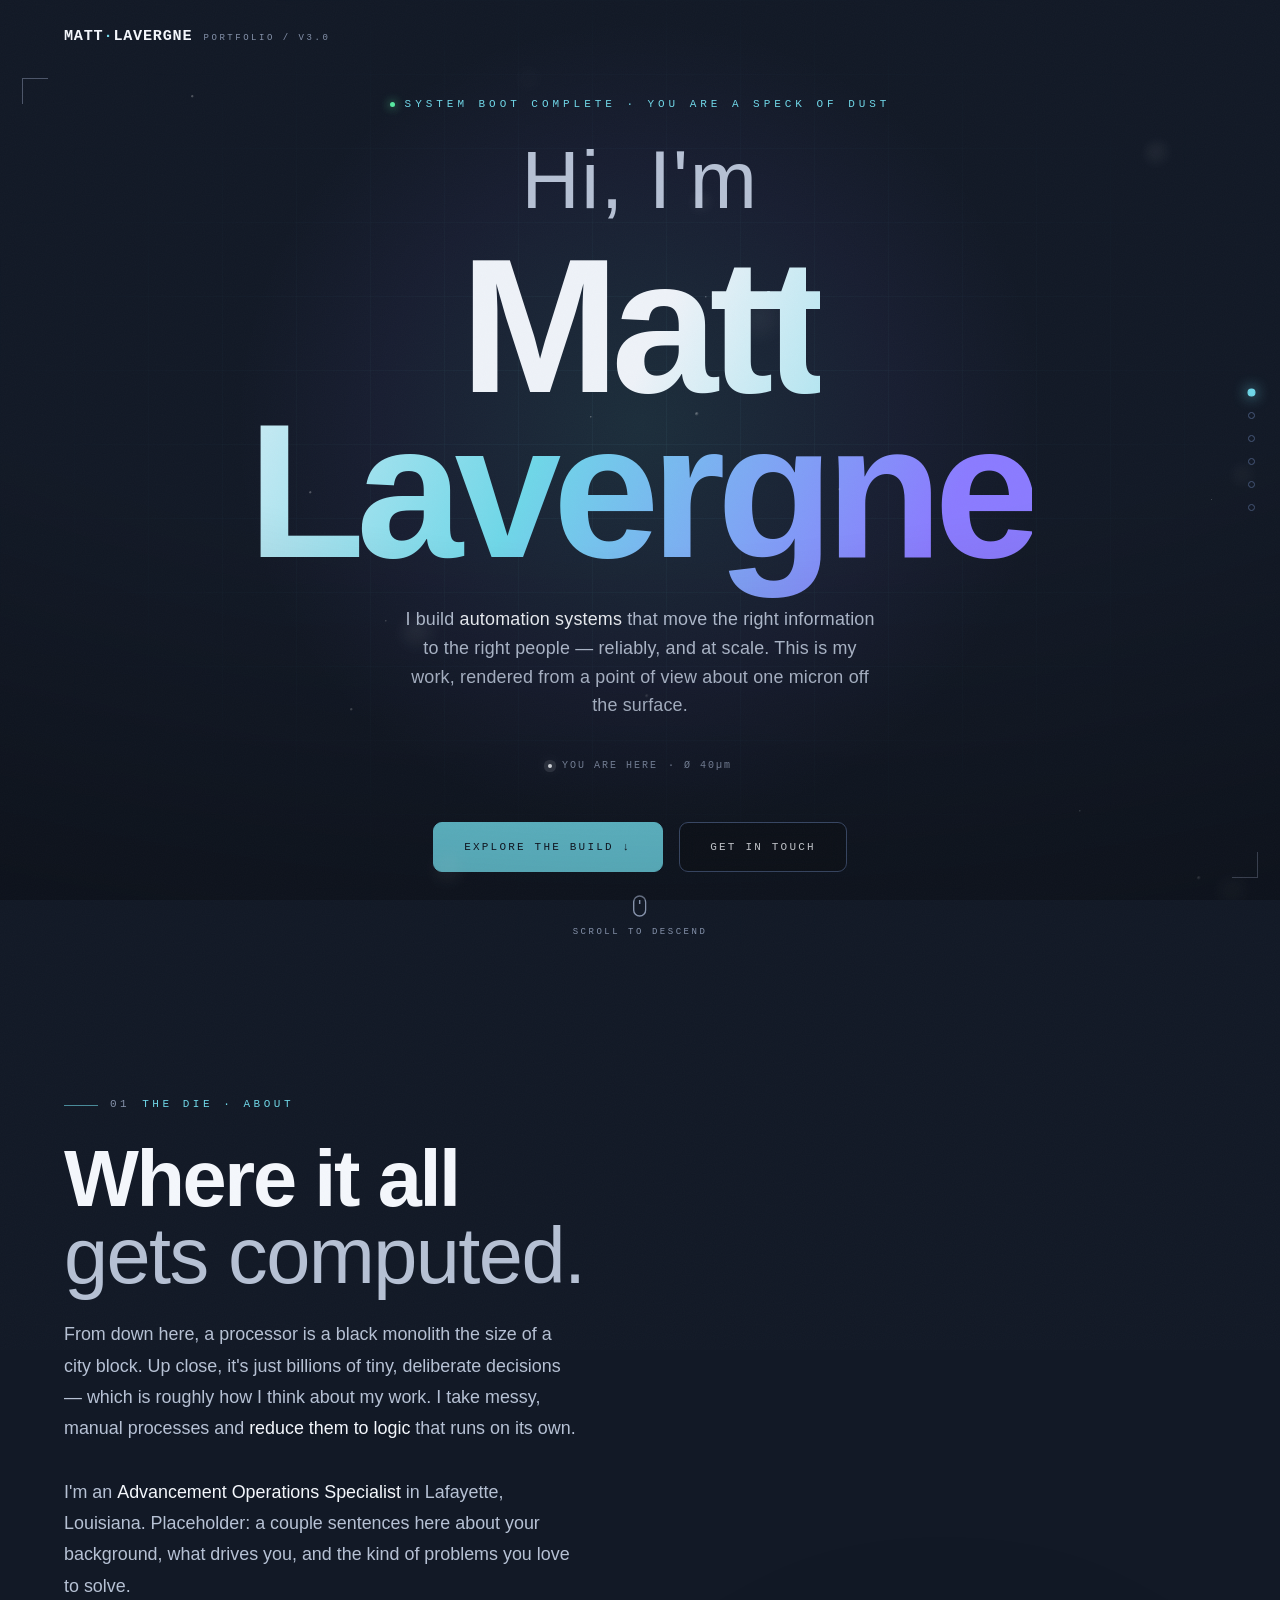
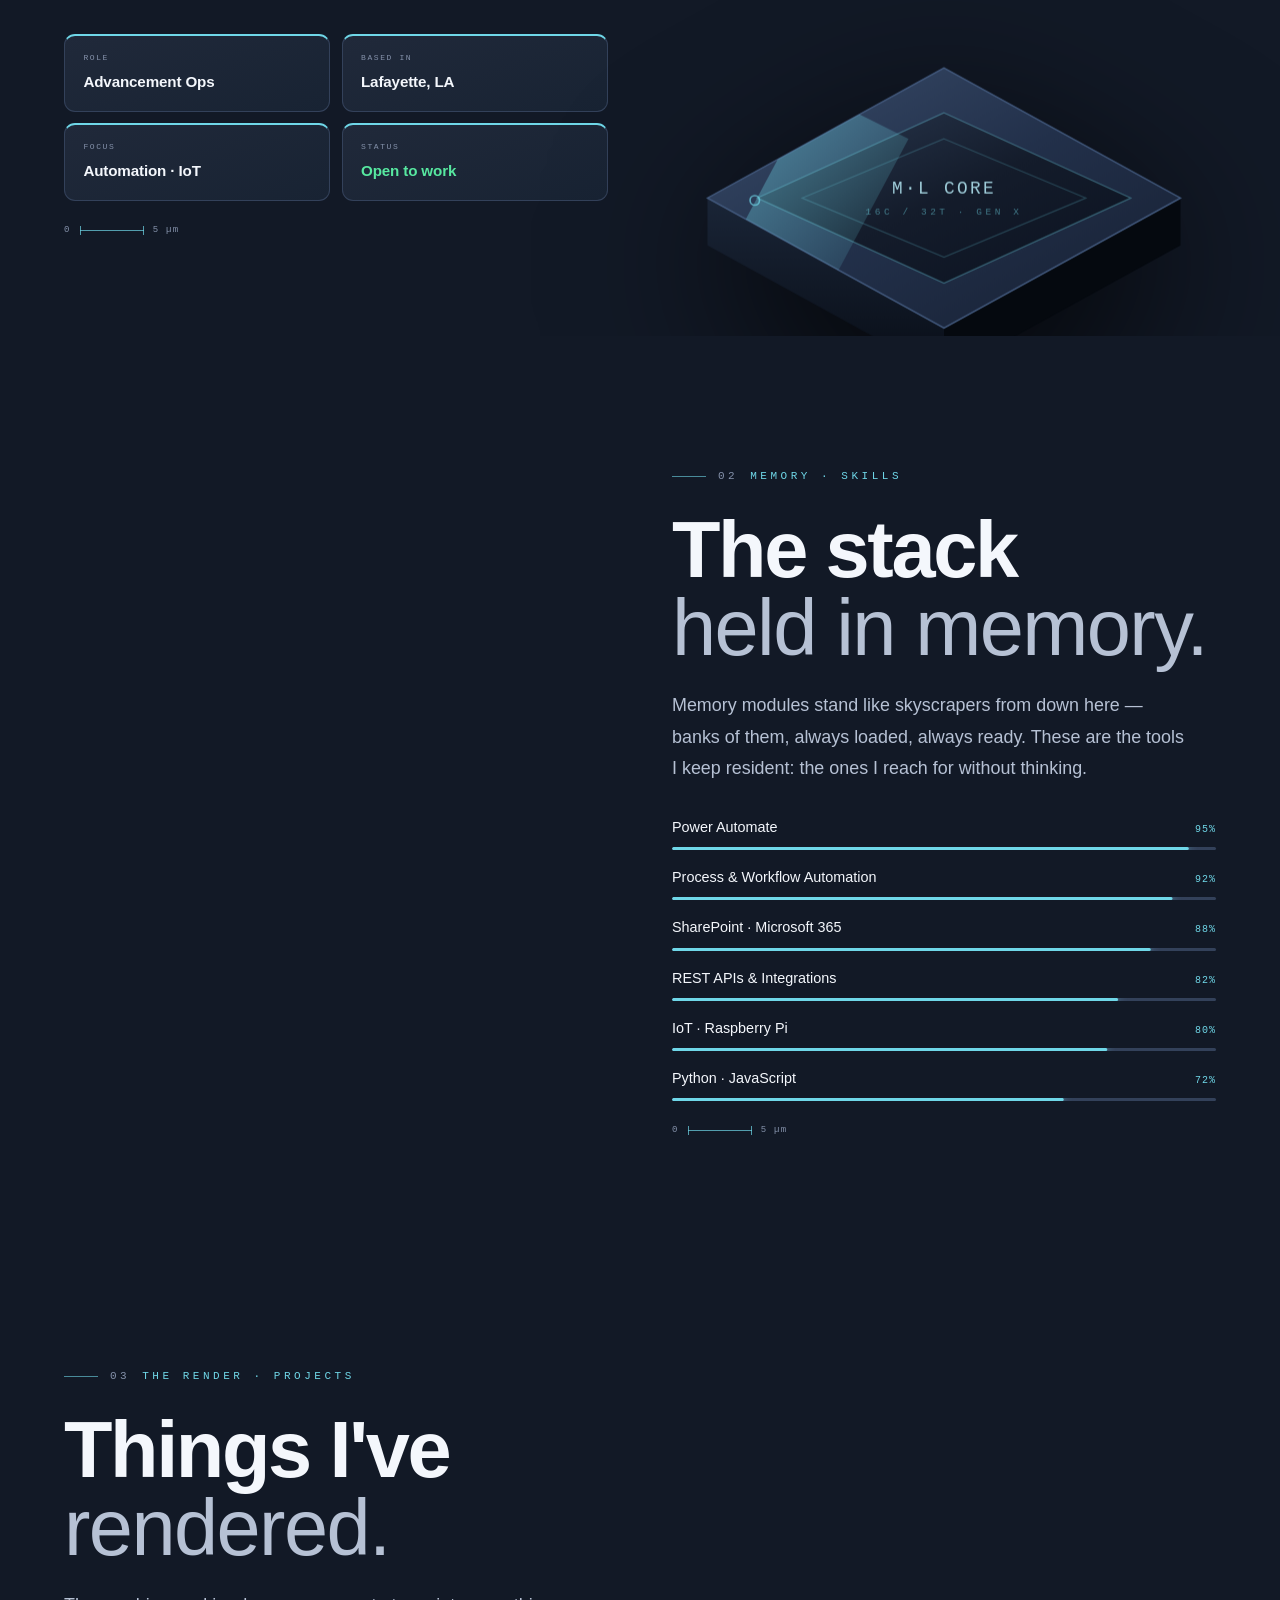
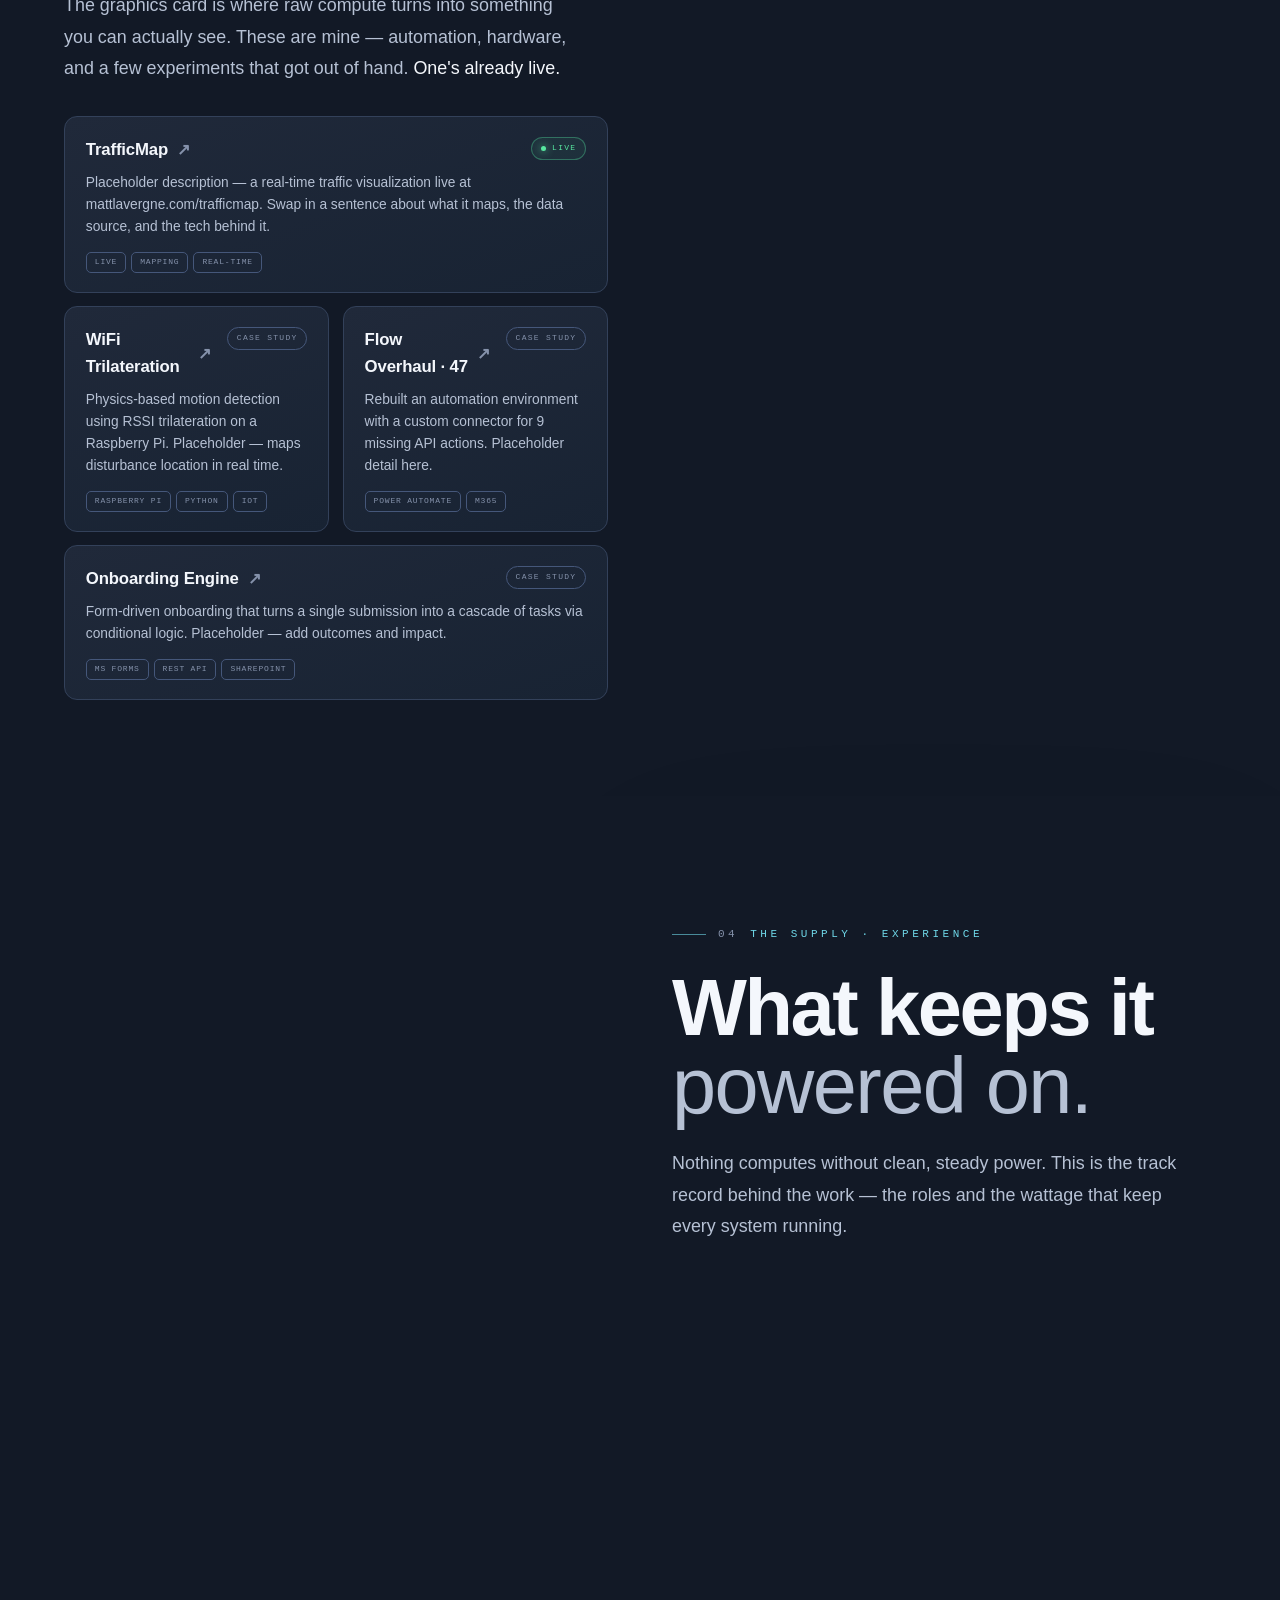
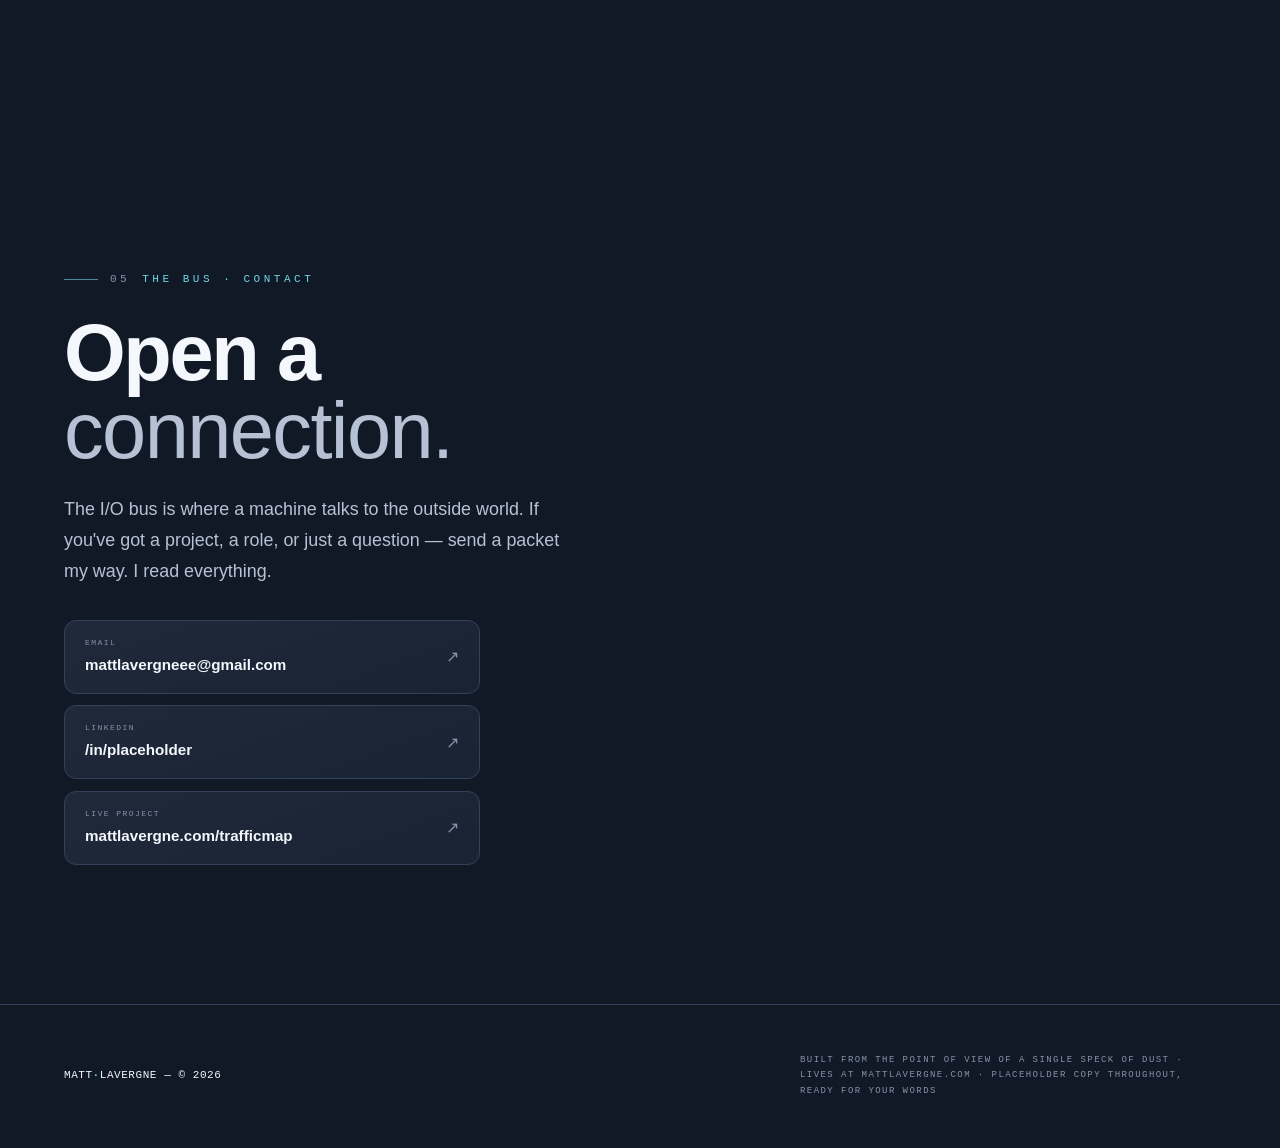
<file: index.html>
<!DOCTYPE html>
<html lang="en">
<head>
<meta charset="UTF-8">
<meta name="viewport" content="width=device-width, initial-scale=1.0">
<title>Matt Lavergne — Advancement Operations & Automation</title>
<meta name="description" content="Matt Lavergne builds automation systems that move the right information to the right people. A portfolio, rendered from the point of view of a single speck of dust.">
<meta name="color-scheme" content="dark">
<style>
/* ══════════════════════════════════════════════════════════════════
   MATT LAVERGNE — "From the point of view of a speck of dust."
   A committed single-theme world: we're inside the machine, macro,
   lit like a scanning-electron-microscope stage. Apple-keynote
   restraint + instrument HUD.
════════════════════════════════════════════════════════════════════ */
*,*::before,*::after{box-sizing:border-box;margin:0;padding:0}

:root{
  /* ground — blue-biased graphite studio (lifted for legibility) */
  --void:#121926;
  --void-2:#182333;
  --graphite:#20293a;
  --steel:#33415a;
  --steel-2:#45577a;
  --chrome:#f4f7fc;
  --mist:#b6c1d4;
  --mist-dim:#8592ab;

  /* per-chapter material accent — set live by JS on :root */
  --accent:#6fd7e8;
  --accent-soft:rgba(111,215,232,.14);

  /* fixed material hues */
  --si:#6fd7e8;   /* silicon / CPU   */
  --dram:#57e8a0; /* phosphor / RAM  */
  --gpu:#8b7bff;  /* violet / GPU    */
  --psu:#e8a24a;  /* tungsten / PSU  */
  --io:#ff6ea9;   /* magenta / I/O   */

  --sans:-apple-system,BlinkMacSystemFont,"SF Pro Display","SF Pro Text","Segoe UI",Roboto,Helvetica,Arial,sans-serif;
  --mono:ui-monospace,"SF Mono","SFMono-Regular","Menlo","Cascadia Mono","Roboto Mono",monospace;

  --ease:cubic-bezier(.22,1,.36,1);
  --gutter:clamp(1.4rem,5vw,5rem);
}

html{scroll-behavior:smooth;-webkit-text-size-adjust:100%}
body{
  background:var(--void);
  color:var(--chrome);
  font-family:var(--sans);
  font-weight:400;
  line-height:1.6;
  overflow-x:hidden;
  -webkit-font-smoothing:antialiased;
  text-rendering:optimizeLegibility;
}
a{color:inherit;text-decoration:none}
::selection{background:var(--accent);color:var(--void)}
:focus-visible{outline:2px solid var(--accent);outline-offset:3px;border-radius:2px}

/* ── ambient grain + vignette over everything ── */
body::before{
  content:"";position:fixed;inset:0;z-index:80;pointer-events:none;
  background:radial-gradient(140% 110% at 50% 0%,transparent 55%,rgba(4,7,13,.32) 100%);
  mix-blend-mode:multiply;
}
body::after{
  content:"";position:fixed;inset:-50%;z-index:81;pointer-events:none;opacity:.025;
  background-image:url("data:image/svg+xml;utf8,<svg xmlns='http://www.w3.org/2000/svg' width='120' height='120'><filter id='n'><feTurbulence type='fractalNoise' baseFrequency='.9' numOctaves='2'/></filter><rect width='100%25' height='100%25' filter='url(%23n)'/></svg>");
  animation:grain 6s steps(4) infinite;
}
@keyframes grain{0%{transform:translate(0,0)}25%{transform:translate(-3%,2%)}50%{transform:translate(2%,-2%)}75%{transform:translate(-2%,-1%)}100%{transform:translate(1%,2%)}}

/* ═══════════ FIXED CHROME (nav / hud / rail / progress) ═══════════ */

#scanline{position:fixed;top:0;left:0;height:2px;width:0;z-index:70;
  background:linear-gradient(90deg,transparent,var(--accent));
  box-shadow:0 0 12px var(--accent);transition:width .25s linear,background .8s var(--ease)}

.mark{position:fixed;top:0;left:0;z-index:60;padding:1.5rem var(--gutter);
  display:flex;align-items:baseline;gap:.7rem;pointer-events:none}
.mark .glyph{font-family:var(--mono);font-weight:700;font-size:.95rem;letter-spacing:.05em;
  color:var(--chrome)}
.mark .glyph b{color:var(--accent);transition:color .8s var(--ease)}
.mark .sub{font-family:var(--mono);font-size:9px;letter-spacing:.28em;text-transform:uppercase;
  color:var(--mist-dim)}

/* instrument HUD — top right */
#hud{position:fixed;top:1.35rem;right:var(--gutter);z-index:60;pointer-events:none;
  font-family:var(--mono);text-align:right;font-variant-numeric:tabular-nums;
  opacity:0;transform:translateY(-6px);transition:opacity .7s,transform .7s}
#hud.live{opacity:1;transform:none}
#hud .subj{font-size:11px;letter-spacing:.14em;color:var(--chrome);text-transform:uppercase;
  display:flex;align-items:center;gap:8px;justify-content:flex-end}
#hud .subj i{width:6px;height:6px;border-radius:50%;background:var(--accent);
  box-shadow:0 0 10px var(--accent);animation:pulse 2.4s ease-in-out infinite;font-style:normal}
#hud .read{margin-top:5px;font-size:9px;letter-spacing:.18em;color:var(--mist-dim);
  text-transform:uppercase;display:flex;gap:12px;justify-content:flex-end}
#hud .read b{color:var(--mist);font-weight:500;text-transform:none}
@keyframes pulse{0%,100%{opacity:1}50%{opacity:.25}}

/* reticle corner marks — frames the "viewport" like an instrument */
.reticle{position:fixed;z-index:59;width:26px;height:26px;pointer-events:none;opacity:.5;
  border:0 solid var(--steel-2)}
.reticle::before,.reticle::after{content:"";position:absolute;background:var(--mist-dim)}
.reticle::before{width:26px;height:1px}.reticle::after{width:1px;height:26px}
.r-tl{top:78px;left:22px}.r-tl::before{top:0;left:0}.r-tl::after{top:0;left:0}
.r-br{bottom:22px;right:22px}.r-br::before{bottom:0;right:0}.r-br::after{bottom:0;right:0}

/* chapter rail — right side dots */
#rail{position:fixed;right:1.5rem;top:50%;transform:translateY(-50%);z-index:60;
  display:flex;flex-direction:column;gap:14px}
#rail button{all:unset;cursor:pointer;position:relative;width:9px;height:9px;display:grid;place-items:center}
#rail button::after{content:"";width:7px;height:7px;border-radius:50%;
  background:transparent;border:1.5px solid var(--steel-2);transition:.35s var(--ease)}
#rail button[aria-current="true"]::after{background:var(--accent);border-color:var(--accent);
  box-shadow:0 0 12px var(--accent);transform:scale(1.15)}
#rail button span{position:absolute;right:20px;top:50%;transform:translateY(-50%) translateX(4px);
  font-family:var(--mono);font-size:9px;letter-spacing:.16em;text-transform:uppercase;
  color:var(--mist);white-space:nowrap;opacity:0;transition:.25s var(--ease);pointer-events:none}
#rail button:hover span,#rail button:focus-visible span{opacity:1;transform:translateY(-50%)}

/* depth-of-field dust — foreground bokeh + mid specks */
#dust{position:fixed;inset:0;z-index:55;pointer-events:none;overflow:hidden}
.mote{position:absolute;border-radius:50%;background:radial-gradient(circle at 35% 35%,rgba(255,255,255,.9),rgba(255,255,255,0) 70%);
  will-change:transform,opacity}

/* ═══════════════════════ CHAPTERS ═══════════════════════ */
main{position:relative;z-index:10}
.chapter{position:relative;min-height:100vh;display:flex;align-items:center;
  padding:8rem var(--gutter) 6rem;overflow:hidden}
.chapter-inner{position:relative;z-index:3;width:100%;max-width:1240px;margin:0 auto;
  display:grid;grid-template-columns:1fr 1fr;gap:clamp(2rem,5vw,5rem);align-items:center}
.chapter.flip .chapter-inner{direction:rtl}
.chapter.flip .copy,.chapter.flip .stagecol{direction:ltr}

/* copy column */
.copy{max-width:34rem}
.eyebrow{font-family:var(--mono);font-size:11px;letter-spacing:.32em;text-transform:uppercase;
  color:var(--accent);display:flex;align-items:center;gap:12px;margin-bottom:1.6rem}
.eyebrow::before{content:"";width:34px;height:1px;background:var(--accent);opacity:.6}
.eyebrow .no{color:var(--mist-dim)}
h2.title{font-size:clamp(2.6rem,6.2vw,5rem);font-weight:800;line-height:.98;letter-spacing:-.03em;
  text-wrap:balance;margin-bottom:1.5rem}
h2.title .thin{display:block;font-weight:200;color:var(--mist);letter-spacing:-.02em}
.lede{font-size:clamp(1rem,1.4vw,1.15rem);color:var(--mist);line-height:1.75;font-weight:300;
  max-width:32rem;margin-bottom:2rem}
.lede strong{color:var(--chrome);font-weight:500}

/* micron scale bar — reinforces true-to-life scale */
.scalebar{display:inline-flex;align-items:center;gap:9px;font-family:var(--mono);
  font-size:9px;letter-spacing:.14em;color:var(--mist-dim);margin-top:.4rem}
.scalebar .bar{width:64px;height:9px;position:relative}
.scalebar .bar::before{content:"";position:absolute;top:50%;left:0;right:0;height:1px;background:var(--accent);opacity:.7}
.scalebar .bar::after{content:"";position:absolute;top:0;bottom:0;left:0;width:1px;
  background:var(--accent);opacity:.7;box-shadow:63px 0 0 var(--accent)}

/* reveal system */
.reveal{opacity:0;transform:translateY(26px);transition:opacity .9s var(--ease),transform .9s var(--ease)}
.reveal.in{opacity:1;transform:none}
.reveal.d1{transition-delay:.08s}.reveal.d2{transition-delay:.16s}
.reveal.d3{transition-delay:.24s}.reveal.d4{transition-delay:.32s}

/* stage column — holds the towering component */
.stagecol{position:relative;height:min(78vh,680px);display:flex;align-items:center;justify-content:center;
  perspective:1400px}
.stage{position:relative;width:100%;height:100%;transform-style:preserve-3d;
  display:flex;align-items:center;justify-content:center}
.comp-svg{width:118%;height:auto;max-height:100%;overflow:visible;
  filter:drop-shadow(0 40px 80px rgba(0,0,0,.7))}
.floor-glow{position:absolute;bottom:6%;left:50%;transform:translateX(-50%);width:80%;height:34%;
  background:radial-gradient(ellipse at center,var(--accent-soft),transparent 70%);
  filter:blur(24px);z-index:-1}

/* fan rotation */
.spin{transform-origin:center;animation:spin 6s linear infinite}
@keyframes spin{to{transform:rotate(360deg)}}
/* light sweep across metallic surfaces */
.sheen{animation:sheen 5.5s var(--ease) infinite}
@keyframes sheen{0%,60%{opacity:0;transform:translateX(-40%)}30%{opacity:1}80%,100%{opacity:0;transform:translateX(40%)}}

/* ═══════════════════════ HERO ═══════════════════════ */
#hero{min-height:100vh;display:flex;flex-direction:column;align-items:center;justify-content:center;
  text-align:center;padding:6rem var(--gutter);position:relative;overflow:hidden}
.hero-grid{position:absolute;inset:0;z-index:0;
  background-image:linear-gradient(rgba(111,215,232,.05) 1px,transparent 1px),
    linear-gradient(90deg,rgba(111,215,232,.05) 1px,transparent 1px);
  background-size:74px 74px;
  mask-image:radial-gradient(ellipse 65% 65% at 50% 45%,#000,transparent 85%);
  -webkit-mask-image:radial-gradient(ellipse 65% 65% at 50% 45%,#000,transparent 85%);
  animation:drift 30s linear infinite}
@keyframes drift{to{background-position:74px 74px}}
.hero-bloom{position:absolute;top:44%;left:50%;transform:translate(-50%,-50%);
  width:820px;height:820px;max-width:120vw;border-radius:50%;z-index:0;pointer-events:none;
  background:radial-gradient(circle,rgba(111,215,232,.11),rgba(139,123,255,.05) 45%,transparent 70%);
  animation:breathe 8s ease-in-out infinite}
@keyframes breathe{0%,100%{opacity:.8;transform:translate(-50%,-50%) scale(1)}50%{opacity:1;transform:translate(-50%,-50%) scale(1.06)}}

.hero-tag{font-family:var(--mono);font-size:11px;letter-spacing:.36em;text-transform:uppercase;
  color:var(--si);position:relative;z-index:2;margin-bottom:2rem;
  display:inline-flex;align-items:center;gap:10px}
.hero-tag i{width:5px;height:5px;border-radius:50%;background:var(--dram);font-style:normal;
  box-shadow:0 0 10px var(--dram);animation:pulse 2.4s ease-in-out infinite}
.hero-name{position:relative;z-index:2;font-size:clamp(3.4rem,15vw,12rem);line-height:.86;
  letter-spacing:-.045em;font-weight:800;text-wrap:balance}
.hero-name .l{display:block;font-weight:200;color:var(--mist);font-size:.42em;letter-spacing:.02em;
  margin-bottom:.35em}
.hero-name .g{background:linear-gradient(115deg,#eef2f8 20%,#6fd7e8 55%,#8b7bff 90%);
  -webkit-background-clip:text;background-clip:text;-webkit-text-fill-color:transparent}
.hero-role{position:relative;z-index:2;margin-top:2rem;font-size:clamp(.95rem,1.4vw,1.15rem);
  color:var(--mist);font-weight:300;letter-spacing:.01em;max-width:30rem}
.hero-role b{color:var(--chrome);font-weight:500}

.scale-note{position:relative;z-index:2;margin-top:2.4rem;font-family:var(--mono);
  font-size:10px;letter-spacing:.2em;text-transform:uppercase;color:var(--mist-dim);
  display:flex;flex-direction:column;align-items:center;gap:12px}
.you-are-here{display:flex;align-items:center;gap:10px}
.you-are-here .spec{width:4px;height:4px;border-radius:50%;background:var(--chrome);
  box-shadow:0 0 0 4px rgba(238,242,248,.12),0 0 14px rgba(238,242,248,.6)}
.hero-cta{position:relative;z-index:2;margin-top:3rem;display:flex;gap:1rem;flex-wrap:wrap;justify-content:center}
.btn{font-family:var(--mono);font-size:11px;letter-spacing:.2em;text-transform:uppercase;
  padding:.95rem 1.9rem;border-radius:9px;border:1px solid var(--steel-2);color:var(--chrome);
  cursor:pointer;background:rgba(14,18,25,.5);backdrop-filter:blur(8px);
  transition:.3s var(--ease);display:inline-flex;align-items:center;gap:10px;min-height:48px}
.btn:hover{border-color:var(--si);color:var(--si);transform:translateY(-2px)}
.btn.primary{border-color:var(--si);color:var(--void);background:var(--si)}
.btn.primary:hover{background:#8fe1ef;border-color:#8fe1ef;color:var(--void)}
.scroll-hint{position:absolute;bottom:1.8rem;left:50%;transform:translateX(-50%);z-index:2;
  font-family:var(--mono);font-size:9px;letter-spacing:.28em;text-transform:uppercase;color:var(--mist-dim);
  display:flex;flex-direction:column;align-items:center;gap:8px;animation:bob 2.4s ease-in-out infinite}
.scroll-hint svg{width:14px;height:22px}
@keyframes bob{0%,100%{transform:translateX(-50%) translateY(0)}50%{transform:translateX(-50%) translateY(6px)}}

/* ═══════════════ CARDS / SKILLS / PROJECTS / EXP ═══════════════ */
.spec-grid{display:grid;grid-template-columns:repeat(2,1fr);gap:.7rem;margin-top:.6rem}
.spec-card{background:linear-gradient(160deg,var(--graphite),var(--void-2));
  border:1px solid var(--steel);border-top:2px solid var(--accent);border-radius:11px;padding:1rem 1.15rem}
.spec-card .k{font-family:var(--mono);font-size:8px;letter-spacing:.2em;text-transform:uppercase;
  color:var(--mist-dim);margin-bottom:.35rem}
.spec-card .v{font-weight:600;font-size:.95rem;letter-spacing:-.01em}
.spec-card .v.on{color:var(--dram)}

/* skills */
.skills{display:flex;flex-direction:column;gap:1rem;margin-top:.4rem}
.skill .row{display:flex;justify-content:space-between;align-items:baseline;margin-bottom:.5rem}
.skill .name{font-size:.9rem;font-weight:500}
.skill .pct{font-family:var(--mono);font-size:10px;color:var(--accent);letter-spacing:.1em}
.track{height:3px;background:var(--steel);border-radius:3px;overflow:hidden}
.fill{height:100%;border-radius:3px;background:var(--accent);
  box-shadow:0 0 10px var(--accent);transform:scaleX(0);transform-origin:left;
  transition:transform 1.1s var(--ease)}
.fill.go{transform:scaleX(var(--w))}

/* projects */
.projects{display:grid;grid-template-columns:1fr 1fr;gap:.85rem;margin-top:.4rem}
.project{position:relative;display:block;border:1px solid var(--steel);border-radius:13px;
  padding:1.2rem 1.3rem;background:linear-gradient(160deg,var(--graphite),var(--void-2));
  transition:.35s var(--ease);overflow:hidden}
.project.wide{grid-column:1 / -1}
.project::after{content:"";position:absolute;inset:0;border-radius:13px;pointer-events:none;
  box-shadow:inset 0 0 0 1px transparent;transition:.35s var(--ease)}
.project:hover{transform:translateY(-3px);border-color:transparent;background:linear-gradient(160deg,#131a26,var(--void-2))}
.project:hover::after{box-shadow:inset 0 0 0 1px var(--gpu),0 0 34px rgba(139,123,255,.18)}
.project .ptop{display:flex;justify-content:space-between;align-items:flex-start;gap:1rem;margin-bottom:.55rem}
.project .pname{font-size:1.05rem;font-weight:700;letter-spacing:-.01em;display:flex;align-items:center;gap:9px}
.project .arrow{color:var(--mist-dim);transition:.3s var(--ease);flex-shrink:0;font-size:1rem}
.project:hover .arrow{color:var(--gpu);transform:translate(3px,-3px)}
.status{font-family:var(--mono);font-size:8px;letter-spacing:.16em;text-transform:uppercase;
  padding:.28rem .55rem;border-radius:20px;white-space:nowrap;display:inline-flex;align-items:center;gap:6px}
.status.live{color:var(--dram);border:1px solid rgba(87,232,160,.35);background:rgba(87,232,160,.06)}
.status.live i{width:5px;height:5px;border-radius:50%;background:var(--dram);box-shadow:0 0 8px var(--dram);
  animation:pulse 2s ease-in-out infinite;font-style:normal}
.status.soon{color:var(--mist-dim);border:1px solid var(--steel-2)}
.project .pdesc{font-size:.86rem;color:var(--mist);line-height:1.6;font-weight:300}
.tags{display:flex;flex-wrap:wrap;gap:5px;margin-top:.85rem}
.tag{font-family:var(--mono);font-size:8px;letter-spacing:.1em;text-transform:uppercase;
  padding:3px 8px;border-radius:5px;border:1px solid var(--steel-2);color:var(--mist-dim)}

/* experience timeline */
.timeline{display:flex;flex-direction:column;gap:.75rem;margin-top:.4rem}
.job{position:relative;border-left:2px solid var(--steel);padding:.2rem 0 .2rem 1.4rem}
.job::before{content:"";position:absolute;left:-6px;top:.5rem;width:10px;height:10px;border-radius:50%;
  background:var(--void);border:2px solid var(--accent);box-shadow:0 0 10px var(--accent)}
.job .when{font-family:var(--mono);font-size:9px;letter-spacing:.16em;text-transform:uppercase;color:var(--mist-dim)}
.job .what{font-size:1rem;font-weight:600;margin:.15rem 0 .25rem}
.job .where{color:var(--accent);font-weight:500}
.job .desc{font-size:.83rem;color:var(--mist);line-height:1.6;font-weight:300}

/* contact */
.contact-actions{display:flex;flex-direction:column;gap:.7rem;margin-top:.5rem;max-width:26rem}
.link-row{display:flex;align-items:center;justify-content:space-between;gap:1rem;
  border:1px solid var(--steel);border-radius:12px;padding:1rem 1.25rem;
  background:linear-gradient(160deg,var(--graphite),var(--void-2));transition:.3s var(--ease)}
.link-row:hover{border-color:var(--io);transform:translateX(4px)}
.link-row .lk{font-family:var(--mono);font-size:8px;letter-spacing:.18em;text-transform:uppercase;color:var(--mist-dim)}
.link-row .lv{font-weight:600;font-size:.95rem;margin-top:.2rem}
.link-row .arrow{color:var(--mist-dim);transition:.3s var(--ease)}
.link-row:hover .arrow{color:var(--io);transform:translate(3px,-3px)}

/* footer */
footer{position:relative;z-index:10;border-top:1px solid var(--steel);
  padding:3rem var(--gutter);display:flex;flex-wrap:wrap;gap:1.5rem;justify-content:space-between;align-items:center}
footer .fmark{font-family:var(--mono);font-size:11px;letter-spacing:.05em;color:var(--chrome)}
footer .fmark b{color:var(--si)}
footer .fnote{font-family:var(--mono);font-size:9px;letter-spacing:.16em;text-transform:uppercase;color:var(--mist-dim);max-width:26rem;line-height:1.7}

/* ═══════════════════════ RESPONSIVE ═══════════════════════ */
@media(max-width:880px){
  #rail,.reticle{display:none}
  .chapter-inner{grid-template-columns:1fr;gap:2.5rem}
  .chapter.flip .chapter-inner{direction:ltr}
  .stagecol{height:min(52vh,420px);order:-1}
  .comp-svg{width:96%}
  .projects{grid-template-columns:1fr}
  .spec-grid{grid-template-columns:1fr 1fr}
  #hud{position:absolute;top:auto;bottom:1rem;right:var(--gutter)}
  .mark .sub{display:none}
}
@media(max-width:520px){
  .spec-grid{grid-template-columns:1fr}
  .hero-cta{flex-direction:column;width:100%;max-width:20rem}
  .btn{justify-content:center}
  #hud .read{flex-wrap:wrap;gap:8px}
}

@media(prefers-reduced-motion:reduce){
  *{animation:none !important;transition-duration:.001ms !important}
  html{scroll-behavior:auto}
  .reveal{opacity:1;transform:none}
  .fill{transform:scaleX(var(--w))}
}
</style>
</head>
<body>

<!-- fixed chrome -->
<div id="scanline"></div>

<div class="mark">
  <div class="glyph">MATT<b>·</b>LAVERGNE</div>
  <div class="sub">Portfolio / v3.0</div>
</div>

<div id="hud">
  <div class="subj"><i></i><span id="hud-subj">SURFACE</span></div>
  <div class="read">
    <span>MAG&nbsp;<b id="hud-mag">1×</b></span>
    <span>ALT&nbsp;<b id="hud-alt">0.0µm</b></span>
    <span id="hud-x-wrap"><span id="hud-x-k">STATE</span>&nbsp;<b id="hud-x">IDLE</b></span>
  </div>
</div>

<div class="reticle r-tl"></div>
<div class="reticle r-br"></div>

<nav id="rail" aria-label="Chapters"></nav>

<div id="dust" aria-hidden="true"></div>

<main>

  <!-- ══════════ HERO ══════════ -->
  <section id="hero" data-chapter="0" data-subj="SURFACE" data-mag="1×" data-alt="0.0µm"
           data-xk="STATE" data-x="IDLE" data-accent="#6fd7e8">
    <div class="hero-grid"></div>
    <div class="hero-bloom"></div>

    <div class="hero-tag"><i></i>System boot complete · you are a speck of dust</div>
    <h1 class="hero-name">
      <span class="l">Hi, I'm</span>
      <span class="g">Matt Lavergne</span>
    </h1>
    <p class="hero-role">I build <b>automation systems</b> that move the right information to the right people — reliably, and at scale. This is my work, rendered from a point of view about one micron off the surface.</p>

    <div class="scale-note">
      <div class="you-are-here"><span class="spec"></span> You are here <span style="text-transform:none">· Ø 40µm</span></div>
    </div>

    <div class="hero-cta">
      <a class="btn primary" href="#projects">Explore the build ↓</a>
      <a class="btn" href="#contact">Get in touch</a>
    </div>

    <div class="scroll-hint">
      <svg viewBox="0 0 14 22" fill="none" stroke="currentColor" stroke-width="1.4"><rect x="1" y="1" width="12" height="20" rx="6"/><line x1="7" y1="5" x2="7" y2="9"/></svg>
      Scroll to descend
    </div>
  </section>

  <!-- ══════════ CPU · ABOUT ══════════ -->
  <section class="chapter" id="about" data-chapter="1" data-subj="SILICON DIE" data-mag="1200×"
           data-alt="4.2µm" data-xk="TEMP" data-x="48°C" data-accent="#6fd7e8">
    <div class="chapter-inner">
      <div class="copy">
        <div class="eyebrow reveal"><span class="no">01</span> The Die · About</div>
        <h2 class="title reveal d1">Where it all<span class="thin">gets computed.</span></h2>
        <p class="lede reveal d2">From down here, a processor is a black monolith the size of a city block. Up close, it's just billions of tiny, deliberate decisions — which is roughly how I think about my work. I take messy, manual processes and <strong>reduce them to logic</strong> that runs on its own.</p>
        <p class="lede reveal d3">I'm an <strong>Advancement Operations Specialist</strong> in Lafayette, Louisiana. Placeholder: a couple sentences here about your background, what drives you, and the kind of problems you love to solve.</p>
        <div class="spec-grid reveal d4">
          <div class="spec-card"><div class="k">Role</div><div class="v">Advancement Ops</div></div>
          <div class="spec-card"><div class="k">Based in</div><div class="v">Lafayette, LA</div></div>
          <div class="spec-card"><div class="k">Focus</div><div class="v">Automation · IoT</div></div>
          <div class="spec-card"><div class="k">Status</div><div class="v on">Open to work</div></div>
        </div>
        <div class="scalebar reveal d4" style="margin-top:1.4rem"><span>0</span><span class="bar"></span><span>5&nbsp;µm</span></div>
      </div>
      <div class="stagecol reveal d2">
        <div class="stage" data-parallax="0.12">
          <!-- CPU: heat-spreader monolith, low angle, pin grid receding -->
          <svg class="comp-svg" viewBox="0 0 460 460" aria-label="Processor">
            <defs>
              <linearGradient id="ihs" x1="0" y1="0" x2="1" y2="1">
                <stop offset="0" stop-color="#2b3a52"/><stop offset=".5" stop-color="#141c2b"/><stop offset="1" stop-color="#0b1220"/>
              </linearGradient>
              <linearGradient id="ihs-top" x1="0" y1="0" x2="1" y2="1">
                <stop offset="0" stop-color="#3a4d6b"/><stop offset=".5" stop-color="#22304a"/><stop offset="1" stop-color="#161f31"/>
              </linearGradient>
              <linearGradient id="ihs-side" x1="0" y1="0" x2="0" y2="1">
                <stop offset="0" stop-color="#1a2537"/><stop offset="1" stop-color="#080d16"/>
              </linearGradient>
              <linearGradient id="si-glow" x1="0" y1="0" x2="1" y2="1">
                <stop offset="0" stop-color="rgba(111,215,232,.5)"/><stop offset="1" stop-color="rgba(111,215,232,0)"/>
              </linearGradient>
              <clipPath id="topclip"><path d="M230 40 430 150 230 260 30 150Z"/></clipPath>
            </defs>
            <!-- pin grid on floor, perspective -->
            <g opacity=".5">
              <path d="M230 250 452 372 230 452 8 372Z" fill="#0a0f1a" stroke="#16202f"/>
              <g fill="rgba(111,215,232,.28)">
                <!-- scatter pins -->
                <circle cx="230" cy="360" r="2.4"/><circle cx="200" cy="352" r="2.2"/><circle cx="260" cy="352" r="2.2"/>
                <circle cx="170" cy="366" r="2"/><circle cx="290" cy="366" r="2"/><circle cx="215" cy="380" r="2"/>
                <circle cx="245" cy="380" r="2"/><circle cx="185" cy="392" r="1.8"/><circle cx="275" cy="392" r="1.8"/>
                <circle cx="230" cy="400" r="1.8"/><circle cx="140" cy="378" r="1.7"/><circle cx="320" cy="378" r="1.7"/>
              </g>
            </g>
            <!-- side faces -->
            <path d="M30 150 230 260 230 300 30 190Z" fill="url(#ihs-side)"/>
            <path d="M430 150 230 260 230 300 430 190Z" fill="#05090f"/>
            <!-- top face -->
            <path d="M230 40 430 150 230 260 30 150Z" fill="url(#ihs-top)" stroke="#42597d" stroke-width="1.2"/>
            <!-- engraved inner rectangle -->
            <g clip-path="url(#topclip)">
              <path d="M230 78 388 150 230 222 72 150Z" fill="url(#ihs)" stroke="rgba(111,215,232,.35)"/>
              <path d="M230 100 350 150 230 200 110 150Z" fill="none" stroke="rgba(111,215,232,.22)"/>
              <!-- laser-etched labels -->
              <text x="230" y="146" text-anchor="middle" font-family="ui-monospace,monospace" font-size="15" fill="rgba(174,224,236,.9)" letter-spacing="2">M·L CORE</text>
              <text x="230" y="164" text-anchor="middle" font-family="ui-monospace,monospace" font-size="8" fill="rgba(111,215,232,.5)" letter-spacing="3">16C / 32T · GEN X</text>
              <!-- moving sheen -->
              <path class="sheen" d="M120 60 200 100 120 250 40 210Z" fill="url(#si-glow)"/>
            </g>
            <!-- corner notch marker -->
            <circle cx="70" cy="152" r="4" fill="none" stroke="rgba(111,215,232,.7)" stroke-width="1.4"/>
          </svg>
          <div class="floor-glow"></div>
        </div>
      </div>
    </div>
  </section>

  <!-- ══════════ RAM · SKILLS ══════════ -->
  <section class="chapter flip" id="skills" data-chapter="2" data-subj="DRAM MODULE" data-mag="800×"
           data-alt="9.6µm" data-xk="BUS" data-x="6400 MT/s" data-accent="#57e8a0">
    <div class="chapter-inner">
      <div class="copy">
        <div class="eyebrow reveal"><span class="no">02</span> Memory · Skills</div>
        <h2 class="title reveal d1">The stack<span class="thin">held in memory.</span></h2>
        <p class="lede reveal d2">Memory modules stand like skyscrapers from down here — banks of them, always loaded, always ready. These are the tools I keep resident: the ones I reach for without thinking.</p>
        <div class="skills reveal d3">
          <div class="skill"><div class="row"><span class="name">Power Automate</span><span class="pct">95%</span></div><div class="track"><div class="fill" style="--w:.95"></div></div></div>
          <div class="skill"><div class="row"><span class="name">Process &amp; Workflow Automation</span><span class="pct">92%</span></div><div class="track"><div class="fill" style="--w:.92"></div></div></div>
          <div class="skill"><div class="row"><span class="name">SharePoint · Microsoft 365</span><span class="pct">88%</span></div><div class="track"><div class="fill" style="--w:.88"></div></div></div>
          <div class="skill"><div class="row"><span class="name">REST APIs &amp; Integrations</span><span class="pct">82%</span></div><div class="track"><div class="fill" style="--w:.82"></div></div></div>
          <div class="skill"><div class="row"><span class="name">IoT · Raspberry Pi</span><span class="pct">80%</span></div><div class="track"><div class="fill" style="--w:.80"></div></div></div>
          <div class="skill"><div class="row"><span class="name">Python · JavaScript</span><span class="pct">72%</span></div><div class="track"><div class="fill" style="--w:.72"></div></div></div>
        </div>
        <div class="scalebar reveal d4" style="margin-top:1.4rem"><span>0</span><span class="bar"></span><span>5&nbsp;µm</span></div>
      </div>
      <div class="stagecol reveal d2">
        <div class="stage" data-parallax="0.16">
          <svg class="comp-svg" viewBox="0 0 460 460" aria-label="Memory modules">
            <defs>
              <linearGradient id="ram-pcb" x1="0" y1="0" x2="0" y2="1">
                <stop offset="0" stop-color="#123227"/><stop offset="1" stop-color="#071a13"/>
              </linearGradient>
              <linearGradient id="ram-fin" x1="0" y1="0" x2="0" y2="1">
                <stop offset="0" stop-color="#1c3f31"/><stop offset="1" stop-color="#0c211a"/>
              </linearGradient>
              <linearGradient id="ram-glow" x1="0" y1="0" x2="0" y2="1">
                <stop offset="0" stop-color="rgba(87,232,160,.9)"/><stop offset="1" stop-color="rgba(87,232,160,0)"/>
              </linearGradient>
            </defs>
            <!-- three tower modules, receding, low angle -->
            <g>
              <!-- back tower -->
              <g opacity=".55" transform="translate(120,70) scale(.82)">
                <rect x="120" y="40" width="120" height="330" rx="6" fill="url(#ram-pcb)" stroke="#1e4a39"/>
                <rect x="128" y="20" width="104" height="40" rx="4" fill="url(#ram-fin)"/>
                <rect x="132" y="24" width="8" height="330" rx="3" fill="rgba(87,232,160,.35)"/>
              </g>
              <!-- mid tower -->
              <g opacity=".8" transform="translate(60,40) scale(.92)">
                <rect x="120" y="40" width="130" height="360" rx="7" fill="url(#ram-pcb)" stroke="#22553f"/>
                <rect x="128" y="16" width="114" height="46" rx="5" fill="url(#ram-fin)" stroke="#2a6a4f"/>
                <rect x="132" y="22" width="9" height="360" rx="4" fill="url(#ram-glow)"/>
                <g fill="#0a2018" stroke="rgba(87,232,160,.3)" stroke-width="1">
                  <rect x="150" y="90" width="90" height="34" rx="3"/><rect x="150" y="134" width="90" height="34" rx="3"/>
                  <rect x="150" y="178" width="90" height="34" rx="3"/><rect x="150" y="222" width="90" height="34" rx="3"/>
                </g>
              </g>
              <!-- front tower (hero) -->
              <g transform="translate(0,0)">
                <rect x="150" y="60" width="150" height="380" rx="8" fill="url(#ram-pcb)" stroke="#2f6f52" stroke-width="1.5"/>
                <!-- heatsink fins -->
                <g fill="url(#ram-fin)" stroke="#2f6f52" stroke-width="1">
                  <rect x="156" y="30" width="138" height="52" rx="6"/>
                </g>
                <g stroke="rgba(87,232,160,.25)" stroke-width="2">
                  <line x1="166" y1="34" x2="166" y2="78"/><line x1="184" y1="34" x2="184" y2="78"/>
                  <line x1="202" y1="34" x2="202" y2="78"/><line x1="220" y1="34" x2="220" y2="78"/>
                  <line x1="238" y1="34" x2="238" y2="78"/><line x1="256" y1="34" x2="256" y2="78"/>
                  <line x1="274" y1="34" x2="274" y2="78"/>
                </g>
                <!-- RGB light strip -->
                <rect x="158" y="60" width="10" height="380" rx="5" fill="url(#ram-glow)"/>
                <!-- DRAM chips -->
                <g fill="#08251b" stroke="rgba(87,232,160,.4)" stroke-width="1.1">
                  <rect x="184" y="100" width="104" height="40" rx="4"/><rect x="184" y="150" width="104" height="40" rx="4"/>
                  <rect x="184" y="200" width="104" height="40" rx="4"/><rect x="184" y="250" width="104" height="40" rx="4"/>
                  <rect x="184" y="300" width="104" height="40" rx="4"/>
                </g>
                <!-- gold contact teeth -->
                <g fill="rgba(232,200,120,.75)">
                  <rect x="160" y="430" width="8" height="14"/><rect x="176" y="430" width="8" height="14"/>
                  <rect x="192" y="430" width="8" height="14"/><rect x="208" y="430" width="8" height="14"/>
                  <rect x="224" y="430" width="8" height="14"/><rect x="240" y="430" width="8" height="14"/>
                  <rect x="256" y="430" width="8" height="14"/><rect x="272" y="430" width="8" height="14"/>
                </g>
                <text x="225" y="420" text-anchor="middle" font-family="ui-monospace,monospace" font-size="9" fill="rgba(87,232,160,.6)" letter-spacing="2">64GB · DDR5</text>
              </g>
            </g>
          </svg>
          <div class="floor-glow"></div>
        </div>
      </div>
    </div>
  </section>

  <!-- ══════════ GPU · PROJECTS ══════════ -->
  <section class="chapter" id="projects" data-chapter="3" data-subj="GPU / COOLER" data-mag="400×"
           data-alt="22µm" data-xk="FAN" data-x="1850 RPM" data-accent="#8b7bff">
    <div class="chapter-inner">
      <div class="copy">
        <div class="eyebrow reveal"><span class="no">03</span> The Render · Projects</div>
        <h2 class="title reveal d1">Things I've<span class="thin">rendered.</span></h2>
        <p class="lede reveal d2">The graphics card is where raw compute turns into something you can actually see. These are mine — automation, hardware, and a few experiments that got out of hand. <strong>One's already live.</strong></p>
        <div class="projects reveal d3" id="project-list"></div>
      </div>
      <div class="stagecol reveal d2">
        <div class="stage" data-parallax="0.1">
          <svg class="comp-svg" viewBox="0 0 460 460" aria-label="Graphics card cooler">
            <defs>
              <radialGradient id="gpu-hub" cx=".5" cy=".5" r=".5">
                <stop offset="0" stop-color="#2a2350"/><stop offset="1" stop-color="#0d0b1e"/>
              </radialGradient>
              <linearGradient id="gpu-blade" x1="0" y1="0" x2="1" y2="1">
                <stop offset="0" stop-color="rgba(139,123,255,.5)"/><stop offset="1" stop-color="rgba(139,123,255,.05)"/>
              </linearGradient>
              <radialGradient id="gpu-ring" cx=".5" cy=".5" r=".5">
                <stop offset=".75" stop-color="rgba(139,123,255,0)"/><stop offset=".85" stop-color="rgba(139,123,255,.5)"/><stop offset="1" stop-color="rgba(139,123,255,0)"/>
              </radialGradient>
            </defs>
            <!-- shroud -->
            <rect x="34" y="70" width="392" height="320" rx="26" fill="#0d1024" stroke="rgba(139,123,255,.4)" stroke-width="1.6"/>
            <rect x="46" y="82" width="368" height="296" rx="20" fill="#0a0c1e"/>
            <!-- ambient ring -->
            <circle cx="230" cy="230" r="150" fill="url(#gpu-ring)"/>
            <!-- fan -->
            <g class="spin" style="transform-origin:230px 230px">
              <circle cx="230" cy="230" r="132" fill="none" stroke="rgba(139,123,255,.18)" stroke-width="1"/>
              <g fill="url(#gpu-blade)" stroke="rgba(139,123,255,.35)" stroke-width="1">
                <!-- 9 blades -->
                <path d="M230 230 L246 108 A132 132 0 0 1 300 128 Z"/>
                <path d="M230 230 L330 158 A132 132 0 0 1 352 214 Z"/>
                <path d="M230 230 L358 246 A132 132 0 0 1 330 306 Z"/>
                <path d="M230 230 L318 330 A132 132 0 0 1 262 356 Z"/>
                <path d="M230 230 L226 358 A132 132 0 0 1 170 338 Z"/>
                <path d="M230 230 L136 316 A132 132 0 0 1 106 262 Z"/>
                <path d="M230 230 L102 226 A132 132 0 0 1 122 168 Z"/>
                <path d="M230 230 L150 130 A132 132 0 0 1 206 104 Z"/>
              </g>
              <circle cx="230" cy="230" r="46" fill="url(#gpu-hub)" stroke="rgba(139,123,255,.6)" stroke-width="1.5"/>
              <circle cx="230" cy="230" r="10" fill="rgba(139,123,255,.9)"/>
              <text x="230" y="234" text-anchor="middle" font-family="ui-monospace,monospace" font-size="8" fill="rgba(139,123,255,.75)" letter-spacing="2" transform="rotate(0 230 230)">ML</text>
            </g>
            <!-- corner screws -->
            <g fill="none" stroke="rgba(139,123,255,.4)" stroke-width="1.4">
              <circle cx="70" cy="106" r="6"/><circle cx="390" cy="106" r="6"/>
              <circle cx="70" cy="354" r="6"/><circle cx="390" cy="354" r="6"/>
            </g>
            <text x="230" y="66" text-anchor="middle" font-family="ui-monospace,monospace" font-size="9" fill="rgba(139,123,255,.55)" letter-spacing="3">RENDER UNIT · 16GB</text>
          </svg>
          <div class="floor-glow"></div>
        </div>
      </div>
    </div>
  </section>

  <!-- ══════════ PSU · EXPERIENCE ══════════ -->
  <section class="chapter flip" id="experience" data-chapter="4" data-subj="POWER STAGE" data-mag="600×"
           data-alt="14µm" data-xk="RAIL" data-x="12.0V" data-accent="#e8a24a">
    <div class="chapter-inner">
      <div class="copy">
        <div class="eyebrow reveal"><span class="no">04</span> The Supply · Experience</div>
        <h2 class="title reveal d1">What keeps it<span class="thin">powered on.</span></h2>
        <p class="lede reveal d2">Nothing computes without clean, steady power. This is the track record behind the work — the roles and the wattage that keep every system running.</p>
        <div class="timeline reveal d3">
          <div class="job">
            <div class="when">Current · University of Louisiana at Lafayette</div>
            <div class="what">Advancement Operations Specialist</div>
            <div class="desc">Placeholder — building automation infrastructure across University Advancement: Power Automate flows, integrations, child-flow architecture, and documentation for non-technical stakeholders.</div>
          </div>
          <div class="job">
            <div class="when">Previous · Placeholder Company</div>
            <div class="what">Placeholder Role / Title</div>
            <div class="desc">Placeholder — one or two lines on what you did here and the impact you had.</div>
          </div>
          <div class="job">
            <div class="when">Education · Placeholder University</div>
            <div class="what">Business · Part-time</div>
            <div class="desc">Placeholder — Negotiations · Behavioral Economics · Managerial Accounting.</div>
          </div>
        </div>
        <div class="scalebar reveal d4" style="margin-top:1.4rem"><span>0</span><span class="bar"></span><span>5&nbsp;µm</span></div>
      </div>
      <div class="stagecol reveal d2">
        <div class="stage" data-parallax="0.14">
          <svg class="comp-svg" viewBox="0 0 460 460" aria-label="Power supply">
            <defs>
              <linearGradient id="psu-body" x1="0" y1="0" x2="1" y2="1">
                <stop offset="0" stop-color="#2a2013"/><stop offset="1" stop-color="#0d0a06"/>
              </linearGradient>
              <radialGradient id="psu-fan" cx=".5" cy=".5" r=".5">
                <stop offset="0" stop-color="rgba(232,162,74,.28)"/><stop offset="1" stop-color="rgba(232,162,74,0)"/>
              </radialGradient>
            </defs>
            <rect x="40" y="70" width="380" height="320" rx="20" fill="url(#psu-body)" stroke="rgba(232,162,74,.4)" stroke-width="1.6"/>
            <!-- big intake fan grille -->
            <circle cx="180" cy="230" r="128" fill="#0b0906" stroke="rgba(232,162,74,.3)"/>
            <circle cx="180" cy="230" r="128" fill="url(#psu-fan)"/>
            <g class="spin" style="transform-origin:180px 230px">
              <g stroke="rgba(232,162,74,.5)" stroke-width="9" stroke-linecap="round" fill="none">
                <path d="M180 230 Q210 150 250 168"/><path d="M180 230 Q260 200 262 250"/>
                <path d="M180 230 Q230 300 196 330"/><path d="M180 230 Q120 320 100 274"/>
                <path d="M180 230 Q104 232 118 182"/><path d="M180 230 Q152 158 200 148"/>
              </g>
              <circle cx="180" cy="230" r="30" fill="#160f06" stroke="rgba(232,162,74,.7)" stroke-width="1.5"/>
            </g>
            <!-- concentric grille rings -->
            <g fill="none" stroke="rgba(232,162,74,.16)">
              <circle cx="180" cy="230" r="112"/><circle cx="180" cy="230" r="88"/><circle cx="180" cy="230" r="60"/>
            </g>
            <!-- rail readouts -->
            <g font-family="ui-monospace,monospace" fill="rgba(232,162,74,.7)">
              <rect x="330" y="110" width="72" height="60" rx="6" fill="#140f07" stroke="rgba(232,162,74,.3)"/>
              <text x="366" y="136" text-anchor="middle" font-size="16" fill="rgba(232,162,74,.9)">12V</text>
              <text x="366" y="156" text-anchor="middle" font-size="8">RAIL · OK</text>
              <rect x="330" y="182" width="72" height="46" rx="6" fill="#140f07" stroke="rgba(232,162,74,.25)"/>
              <text x="366" y="210" text-anchor="middle" font-size="11" fill="rgba(232,162,74,.8)">850W</text>
              <text x="330" y="380" font-size="9" letter-spacing="2">80+ GOLD</text>
            </g>
            <!-- power cables -->
            <g stroke="rgba(232,162,74,.4)" stroke-width="4" fill="none">
              <path d="M420 300 q40 10 40 50"/><path d="M420 320 q30 20 26 60"/><path d="M420 340 q20 30 10 60"/>
            </g>
          </svg>
          <div class="floor-glow"></div>
        </div>
      </div>
    </div>
  </section>

  <!-- ══════════ SSD / I/O · CONTACT ══════════ -->
  <section class="chapter" id="contact" data-chapter="5" data-subj="I/O BUS" data-mag="1000×"
           data-alt="6µm" data-xk="LINK" data-x="UP" data-accent="#ff6ea9">
    <div class="chapter-inner">
      <div class="copy">
        <div class="eyebrow reveal"><span class="no">05</span> The Bus · Contact</div>
        <h2 class="title reveal d1">Open a<span class="thin">connection.</span></h2>
        <p class="lede reveal d2">The I/O bus is where a machine talks to the outside world. If you've got a project, a role, or just a question — send a packet my way. I read everything.</p>
        <div class="contact-actions reveal d3">
          <a class="link-row" href="mailto:mattlavergneee@gmail.com">
            <div><div class="lk">Email</div><div class="lv">mattlavergneee@gmail.com</div></div>
            <span class="arrow">↗</span>
          </a>
          <a class="link-row" href="#">
            <div><div class="lk">LinkedIn</div><div class="lv">/in/placeholder</div></div>
            <span class="arrow">↗</span>
          </a>
          <a class="link-row" href="/trafficmap">
            <div><div class="lk">Live project</div><div class="lv">mattlavergne.com/trafficmap</div></div>
            <span class="arrow">↗</span>
          </a>
        </div>
      </div>
      <div class="stagecol reveal d2">
        <div class="stage" data-parallax="0.12">
          <svg class="comp-svg" viewBox="0 0 460 460" aria-label="I/O connectors">
            <defs>
              <linearGradient id="io-body" x1="0" y1="0" x2="0" y2="1">
                <stop offset="0" stop-color="#1f1020"/><stop offset="1" stop-color="#0a060d"/>
              </linearGradient>
              <linearGradient id="io-data" x1="0" y1="0" x2="1" y2="0">
                <stop offset="0" stop-color="rgba(255,110,169,0)"/><stop offset=".5" stop-color="rgba(255,110,169,.9)"/><stop offset="1" stop-color="rgba(255,110,169,0)"/>
              </linearGradient>
            </defs>
            <rect x="40" y="120" width="380" height="220" rx="16" fill="url(#io-body)" stroke="rgba(255,110,169,.4)" stroke-width="1.6"/>
            <!-- gold edge connector teeth (like SSD / bus) -->
            <g fill="rgba(255,110,169,.18)" stroke="rgba(255,110,169,.5)" stroke-width="1">
              <rect x="66" y="150" width="30" height="90" rx="3"/><rect x="104" y="150" width="30" height="90" rx="3"/>
              <rect x="142" y="150" width="30" height="90" rx="3"/><rect x="180" y="150" width="30" height="90" rx="3"/>
              <rect x="218" y="150" width="30" height="90" rx="3"/>
            </g>
            <!-- NAND blocks -->
            <g fill="#160a12" stroke="rgba(255,110,169,.35)" stroke-width="1">
              <rect x="272" y="150" width="60" height="42" rx="4"/><rect x="272" y="198" width="60" height="42" rx="4"/>
              <rect x="340" y="150" width="52" height="42" rx="4"/><rect x="340" y="198" width="52" height="42" rx="4"/>
            </g>
            <!-- data lanes streaming out -->
            <g stroke-width="2.5">
              <line x1="60" y1="280" x2="400" y2="280" stroke="url(#io-data)"/>
              <line x1="60" y1="300" x2="400" y2="300" stroke="url(#io-data)" opacity=".6"/>
              <line x1="60" y1="320" x2="400" y2="320" stroke="url(#io-data)" opacity=".4"/>
            </g>
            <!-- travelling packets -->
            <circle r="4" fill="#ff6ea9"><animate attributeName="cx" values="70;400" dur="1.8s" repeatCount="indefinite"/><animate attributeName="cy" values="280;280" dur="1.8s" repeatCount="indefinite"/><animate attributeName="opacity" values="0;1;1;0" dur="1.8s" repeatCount="indefinite"/></circle>
            <circle r="3" fill="#ff6ea9"><animate attributeName="cx" values="70;400" dur="2.4s" begin="-1s" repeatCount="indefinite"/><animate attributeName="cy" values="300;300" dur="2.4s" repeatCount="indefinite"/><animate attributeName="opacity" values="0;1;1;0" dur="2.4s" repeatCount="indefinite"/></circle>
            <text x="230" y="108" text-anchor="middle" font-family="ui-monospace,monospace" font-size="9" fill="rgba(255,110,169,.6)" letter-spacing="3">DATA BUS · GEN4 x4</text>
            <text x="380" y="332" text-anchor="end" font-family="ui-monospace,monospace" font-size="8" fill="rgba(255,110,169,.5)" letter-spacing="2">LINK ▸ UP</text>
          </svg>
          <div class="floor-glow"></div>
        </div>
      </div>
    </div>
  </section>

</main>

<footer>
  <div class="fmark">MATT<b>·</b>LAVERGNE — © 2026</div>
  <div class="fnote">Built from the point of view of a single speck of dust · lives at mattlavergne.com · placeholder copy throughout, ready for your words</div>
</footer>

<script>
"use strict";
const reduce = window.matchMedia("(prefers-reduced-motion: reduce)").matches;

/* ══════════════════════════════════════════════════════════════════
   PROJECTS — edit this list to add / change what's showcased.
   Each project is one object. Fields:
     name    (required)  short title
     url     (required)  where the card links ("/trafficmap", "https://…", or "#")
     desc    (required)  one or two sentences
     status  "live" | "soon"   → green LIVE badge, or a grey label
     label   text for a non-live badge (e.g. "Case study", "Prototype")
     tags    array of short strings
     wide    true → card spans the full row
   Newest first looks best. Save the file and it just appears.
════════════════════════════════════════════════════════════════════ */
const PROJECTS = [
  {
    name:"TrafficMap", url:"/trafficmap", status:"live", wide:true,
    desc:"Placeholder description — a real-time traffic visualization live at mattlavergne.com/trafficmap. Swap in a sentence about what it maps, the data source, and the tech behind it.",
    tags:["Live","Mapping","Real-time"]
  },
  {
    name:"WiFi Trilateration", url:"#", status:"soon", label:"Case study",
    desc:"Physics-based motion detection using RSSI trilateration on a Raspberry Pi. Placeholder — maps disturbance location in real time.",
    tags:["Raspberry Pi","Python","IoT"]
  },
  {
    name:"Flow Overhaul · 47", url:"#", status:"soon", label:"Case study",
    desc:"Rebuilt an automation environment with a custom connector for 9 missing API actions. Placeholder detail here.",
    tags:["Power Automate","M365"]
  },
  {
    name:"Onboarding Engine", url:"#", status:"soon", label:"Case study", wide:true,
    desc:"Form-driven onboarding that turns a single submission into a cascade of tasks via conditional logic. Placeholder — add outcomes and impact.",
    tags:["MS Forms","REST API","SharePoint"]
  }
];

const esc = (s)=> String(s??"").replace(/[&<>"]/g,c=>({"&":"&amp;","<":"&lt;",">":"&gt;",'"':"&quot;"}[c]));
function renderProjects(list){
  const host = document.getElementById("project-list");
  if(!host) return;
  host.innerHTML = list.map(p=>{
    const ext = /^https?:/i.test(p.url);
    const attrs = `href="${esc(p.url)}"` + (ext ? ' target="_blank" rel="noopener noreferrer"' : "");
    const badge = p.status === "live"
      ? '<span class="status live"><i></i>Live</span>'
      : `<span class="status soon">${esc(p.label || "Case study")}</span>`;
    const tags = (p.tags||[]).map(t=>`<span class="tag">${esc(t)}</span>`).join("");
    return `<a class="project${p.wide ? " wide":""}" ${attrs}>
      <div class="ptop">
        <div class="pname">${esc(p.name)} <span class="arrow">↗</span></div>
        ${badge}
      </div>
      <div class="pdesc">${esc(p.desc)}</div>
      ${tags ? `<div class="tags">${tags}</div>` : ""}
    </a>`;
  }).join("");
}
renderProjects(PROJECTS);

/* ── dust: foreground bokeh (blurred) + mid specks (sharp) for depth ── */
(function dust(){
  const host = document.getElementById("dust");
  const N = window.innerWidth < 600 ? 10 : 20;
  for(let i=0;i<N;i++){
    const m = document.createElement("div");
    m.className = "mote";
    const fg = Math.random() < .35;                 // foreground = big + blurred
    const size = fg ? 14+Math.random()*34 : 1+Math.random()*3;
    m.style.width = m.style.height = size+"px";
    m.style.left = Math.random()*100+"vw";
    m.style.top = Math.random()*100+"vh";
    m.style.opacity = fg ? .06+Math.random()*.10 : .15+Math.random()*.4;
    if(fg) m.style.filter = "blur("+(4+Math.random()*6)+"px)";
    const dur = (16+Math.random()*22);
    const dx = (Math.random()*40-20);
    m.animate(
      [{transform:"translate(0,0)"},{transform:`translate(${dx}px,-${40+Math.random()*40}vh)`}],
      {duration:dur*1000, delay:-Math.random()*dur*1000, iterations:Infinity, easing:"linear"}
    );
    host.appendChild(m);
  }
})();

/* ── build chapter rail ── */
const sections = [...document.querySelectorAll("[data-chapter]")];
const railLabels = ["Top","About","Skills","Projects","Experience","Contact"];
const rail = document.getElementById("rail");
sections.forEach((s,i)=>{
  const b = document.createElement("button");
  b.setAttribute("aria-label", railLabels[i]);
  b.innerHTML = `<span>${railLabels[i]}</span>`;
  b.addEventListener("click",()=> s.scrollIntoView({behavior: reduce?"auto":"smooth"}));
  rail.appendChild(b);
});
const railBtns = [...rail.children];

/* ── HUD + accent + active state, driven by which chapter is centered ── */
const hud = document.getElementById("hud");
const el = {
  subj:document.getElementById("hud-subj"), mag:document.getElementById("hud-mag"),
  alt:document.getElementById("hud-alt"), x:document.getElementById("hud-x"),
  xk:document.getElementById("hud-x-k")
};
let current = -1;
function setChapter(i){
  if(i===current) return;
  current = i;
  const d = sections[i].dataset;
  document.documentElement.style.setProperty("--accent", d.accent);
  document.documentElement.style.setProperty("--accent-soft", hexA(d.accent,.14));
  el.subj.textContent = d.subj; el.mag.textContent = d.mag;
  el.alt.textContent = d.alt; el.x.textContent = d.x; el.xk.textContent = d.xk;
  hud.classList.toggle("live", i>0);
  railBtns.forEach((b,j)=> b.setAttribute("aria-current", j===i ? "true":"false"));
}
function hexA(hex,a){
  const n = parseInt(hex.slice(1),16);
  return `rgba(${n>>16&255},${n>>8&255},${n&255},${a})`;
}

const io = new IntersectionObserver((entries)=>{
  entries.forEach(e=>{
    if(e.isIntersecting){
      const i = sections.indexOf(e.target);
      if(e.intersectionRatio >= .5) setChapter(i);
    }
  });
},{threshold:[.5]});
sections.forEach(s=>io.observe(s));

/* ── reveal-on-enter + skill bars ── */
const revealIO = new IntersectionObserver((entries)=>{
  entries.forEach(e=>{
    if(e.isIntersecting){
      e.target.classList.add("in");
      if(e.target.id==="skills") e.target.querySelectorAll(".fill").forEach(f=>f.classList.add("go"));
      revealIO.unobserve(e.target);
    }
  });
},{threshold:.18, rootMargin:"0px 0px -8% 0px"});
document.querySelectorAll(".reveal").forEach(r=>revealIO.observe(r));
document.querySelectorAll(".chapter").forEach(c=>revealIO.observe(c));

/* ── scan progress line ── */
const scan = document.getElementById("scanline");
/* ── parallax on component stages ── */
const layers = [...document.querySelectorAll("[data-parallax]")];
let ticking = false;
function onScroll(){
  const h = document.documentElement;
  scan.style.width = (h.scrollTop/(h.scrollHeight-h.clientHeight)*100)+"%";
  if(!reduce){
    const vh = window.innerHeight;
    layers.forEach(l=>{
      const r = l.getBoundingClientRect();
      const mid = r.top + r.height/2;
      const off = (mid - vh/2) / vh;               // -1..1 across viewport
      const amt = parseFloat(l.dataset.parallax)||.1;
      l.style.transform = `translateY(${(-off*amt*140).toFixed(1)}px)`;
    });
  }
  ticking = false;
}
window.addEventListener("scroll",()=>{ if(!ticking){requestAnimationFrame(onScroll); ticking=true;} },{passive:true});
window.addEventListener("resize",onScroll,{passive:true});
onScroll();
setChapter(0);
</script>
</body>
</html>
</file>
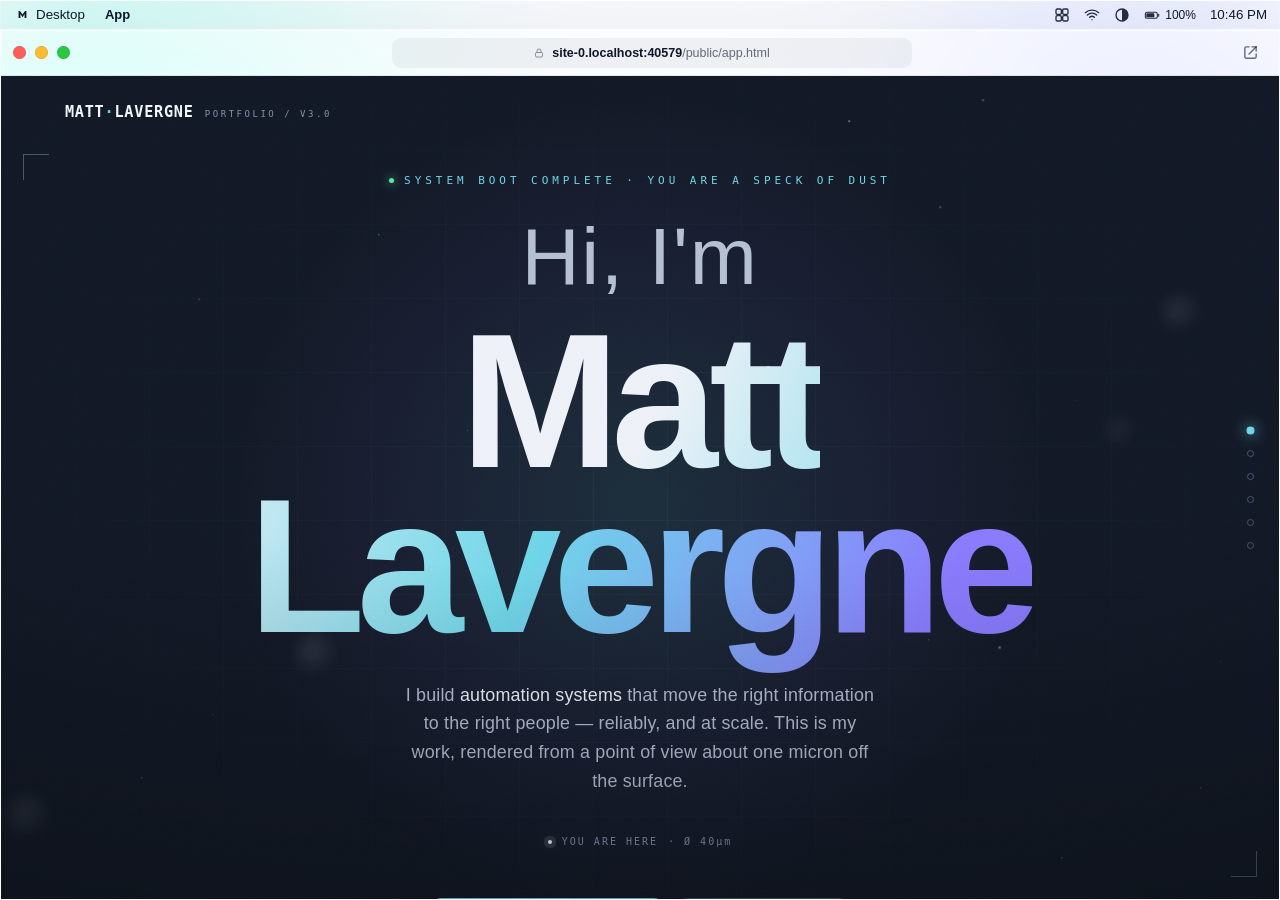
<file: public/app.html>
<!DOCTYPE html>
<html lang="en">
<head>
<meta charset="UTF-8">
<meta name="viewport" content="width=device-width, initial-scale=1.0, viewport-fit=cover">
<title>mattOS · App</title>
<meta name="description" content="A project by Matt Lavergne, running as an app on the mattOS desktop.">
<meta name="color-scheme" content="light dark">
<meta name="theme-color" content="#eef1f7" id="metaTheme">
<link rel="icon" href="/favicon.svg" type="image/svg+xml">
<link rel="icon" href="/favicon-32.png" type="image/png" sizes="32x32">
<link rel="apple-touch-icon" href="/apple-touch-icon.png">
<script>
/* Injected by the Worker (see src/index.js). */
window.__APP__ = __APP_CONFIG__;
/* Set the theme before first paint so there is no flash. Shares the same
   localStorage keys as the mattOS desktop, so the app matches the visitor's
   chosen appearance. */
(function(){
  try{
    var m = localStorage.getItem("mattos-theme") || "auto";
    var dark = m==="dark" || (m==="auto" && window.matchMedia("(prefers-color-scheme: dark)").matches);
    document.documentElement.setAttribute("data-theme", dark?"dark":"light");
  }catch(e){ document.documentElement.setAttribute("data-theme","light"); }
})();
</script>
<style>
/* ══════════════════════════════════════════════════════════════════
   mattOS app frame: the same liquid-glass desktop as the landing page,
   showing a single project as a maximized browser-style window. One shell
   serves every framed project (see the APPS registry in src/index.js).
════════════════════════════════════════════════════════════════════ */
:root{
  --font: -apple-system, BlinkMacSystemFont, "SF Pro Display", "SF Pro Text", "Segoe UI", Roboto, "Helvetica Neue", Arial, sans-serif;
  --bg:#e9edf5;
  --panel: rgba(255,255,255,0.62);
  --panel-strong: rgba(255,255,255,0.80);
  --panel-solid:#ffffff;
  --panel-border: rgba(255,255,255,0.55);
  --edge: inset 0 1px 0 rgba(255,255,255,0.85), inset 0 0 0 0.5px rgba(255,255,255,0.35);
  --sheen: linear-gradient(155deg, rgba(255,255,255,0.55), rgba(255,255,255,0.06) 42%, transparent 60%);
  --glass-blur: blur(34px) saturate(1.7);
  --hairline: rgba(15,23,42,0.08);
  --text:#0f172a;
  --text-2: rgba(15,23,42,0.62);
  --text-3: rgba(15,23,42,0.42);
  --accent:#2563eb;
  --accent-2:#7c5cff;
  --chip: rgba(15,23,42,0.05);
  --chip-hover: rgba(15,23,42,0.09);
  --bar-track: rgba(15,23,42,0.09);
  --good:#16a34a;
  --shadow: 0 30px 80px rgba(15,23,42,0.28), 0 4px 14px rgba(15,23,42,0.10);
  --shadow-sm: 0 6px 20px rgba(15,23,42,0.12);
  --menubar-h:30px;
  --wb1:#5eead4; --wb2:#818cf8; --wb3:#c084fc; --wb4:#f0abfc; --wb5:#38bdf8;
  --wall-dim:0;
}
html[data-theme="dark"]{
  --bg:#070b16;
  --panel: rgba(17,24,39,0.55);
  --panel-strong: rgba(17,24,39,0.76);
  --panel-solid:#111827;
  --panel-border: rgba(148,163,184,0.20);
  --edge: inset 0 1px 0 rgba(255,255,255,0.12), inset 0 0 0 0.5px rgba(255,255,255,0.05);
  --sheen: linear-gradient(155deg, rgba(255,255,255,0.12), rgba(255,255,255,0.02) 42%, transparent 60%);
  --hairline: rgba(148,163,184,0.12);
  --text:#e5e9f0;
  --text-2: rgba(226,232,240,0.64);
  --text-3: rgba(226,232,240,0.40);
  --accent:#60a5fa;
  --accent-2:#a78bfa;
  --chip: rgba(148,163,184,0.10);
  --chip-hover: rgba(148,163,184,0.18);
  --bar-track: rgba(148,163,184,0.16);
  --good:#4ade80;
  --shadow: 0 34px 90px rgba(0,0,0,0.66), 0 4px 14px rgba(0,0,0,0.4);
  --shadow-sm: 0 6px 20px rgba(0,0,0,0.45);
}
*,*::before,*::after{box-sizing:border-box;margin:0;padding:0}
html,body{height:100%}
body{font-family:var(--font);background:var(--bg);color:var(--text);overflow:hidden;
  -webkit-font-smoothing:antialiased;text-rendering:optimizeLegibility;
  -webkit-tap-highlight-color:transparent}
button{font-family:inherit;color:inherit}
a{color:inherit;text-decoration:none}
:focus-visible{outline:2px solid var(--accent);outline-offset:2px}

/* ── wallpaper (identical vocabulary to the desktop) ── */
#wallpaper{position:fixed;inset:0;z-index:0;overflow:hidden;background:var(--bg)}
#wallpaper .blob{position:absolute;border-radius:50%;filter:blur(60px);opacity:.85;will-change:transform}
html[data-theme="dark"] #wallpaper .blob{opacity:.5;filter:blur(72px)}
.blob.b1{width:52vw;height:52vw;left:-10vw;top:-12vh;background:radial-gradient(circle at 30% 30%,var(--wb1),transparent 68%);animation:drift1 26s ease-in-out infinite}
.blob.b2{width:46vw;height:46vw;right:-8vw;top:-6vh;background:radial-gradient(circle at 60% 40%,var(--wb2),transparent 68%);animation:drift2 32s ease-in-out infinite}
.blob.b3{width:50vw;height:50vw;left:14vw;bottom:-22vh;background:radial-gradient(circle at 40% 60%,var(--wb3),transparent 68%);animation:drift3 30s ease-in-out infinite}
.blob.b4{width:40vw;height:40vw;right:2vw;bottom:-16vh;background:radial-gradient(circle at 50% 50%,var(--wb4),transparent 68%);animation:drift4 36s ease-in-out infinite}
.blob.b5{width:34vw;height:34vw;left:38vw;top:24vh;background:radial-gradient(circle at 50% 50%,var(--wb5),transparent 70%);animation:drift5 40s ease-in-out infinite}
@keyframes drift1{0%,100%{transform:translate(0,0) scale(1)}50%{transform:translate(6vw,5vh) scale(1.12)}}
@keyframes drift2{0%,100%{transform:translate(0,0) scale(1)}50%{transform:translate(-5vw,7vh) scale(1.08)}}
@keyframes drift3{0%,100%{transform:translate(0,0) scale(1)}50%{transform:translate(4vw,-6vh) scale(1.14)}}
@keyframes drift4{0%,100%{transform:translate(0,0) scale(1)}50%{transform:translate(-6vw,-4vh) scale(1.1)}}
@keyframes drift5{0%,100%{transform:translate(0,0) scale(1)}50%{transform:translate(-4vw,6vh) scale(1.18)}}
#wallpaper::after{content:"";position:absolute;inset:0;pointer-events:none;
  background:radial-gradient(120% 120% at 50% 120%, rgba(15,23,42,.14), transparent 60%),
    url("data:image/svg+xml;utf8,<svg xmlns='http://www.w3.org/2000/svg' width='140' height='140'><filter id='n'><feTurbulence type='fractalNoise' baseFrequency='.85' numOctaves='2'/></filter><rect width='100%25' height='100%25' filter='url(%23n)' opacity='.5'/></svg>");
  background-size:auto, 160px 160px; opacity:.5; mix-blend-mode:overlay}
#wallDim{position:fixed;inset:0;z-index:1;pointer-events:none;background:#000;opacity:var(--wall-dim);transition:opacity .3s ease}

/* ── menu bar (mirrors the desktop's) ── */
#menubar{position:fixed;top:0;left:0;right:0;height:var(--menubar-h);z-index:50;
  display:flex;align-items:center;gap:2px;padding:0 6px;font-size:13px;color:var(--text);
  background:var(--panel);border-bottom:1px solid var(--panel-border);box-shadow:var(--edge);
  backdrop-filter:var(--glass-blur);-webkit-backdrop-filter:var(--glass-blur)}
.mb-item{display:inline-flex;align-items:center;gap:6px;height:22px;padding:0 9px;border-radius:7px;
  cursor:pointer;white-space:nowrap;transition:background .12s ease;background:none;border:0;color:inherit}
.mb-item:hover{background:var(--chip-hover)}
.mb-logo svg{width:15px;height:15px;display:block}
.mb-app{font-weight:700;cursor:default}
.mb-app:hover{background:none}
.mb-spacer{flex:1}
.mb-tray{display:inline-flex;align-items:center;gap:0}
.mb-tray .mb-item{padding:0 7px;gap:5px}
.tray-ico{width:16px;height:16px;display:block;opacity:.9}
#mbClock{font-variant-numeric:tabular-nums;font-weight:500;cursor:default}
#batPct{font-size:12px;font-variant-numeric:tabular-nums}
@media(max-width:640px){
  #mbHome span{display:none}
  #trayWifi,#batPct{display:none}
}
@media(max-width:420px){#mbApp{display:none}}

/* ── Control Center popover (ported from the desktop) ── */
#control{position:fixed;top:calc(var(--menubar-h) + 6px);right:6px;z-index:60;width:300px;display:none;
  background:var(--panel-strong);border:1px solid var(--panel-border);border-radius:20px;padding:14px;
  box-shadow:var(--shadow),var(--edge);backdrop-filter:var(--glass-blur);-webkit-backdrop-filter:var(--glass-blur);
  animation:pop-in .16s cubic-bezier(.34,1.3,.64,1)}
#control.on{display:block}
@keyframes pop-in{from{opacity:0;transform:translateY(-6px) scale(.97)}to{opacity:1;transform:none}}
.cc-grid{display:grid;gap:10px}
.cc-tile{background:var(--chip);border:1px solid var(--panel-border);border-radius:14px;padding:12px;box-shadow:var(--edge)}
.cc-h{font-size:11px;color:var(--text-3);font-weight:700;text-transform:uppercase;letter-spacing:.05em;margin-bottom:8px}
.seg{display:flex;background:var(--bar-track);border-radius:9px;padding:2px}
.seg button{all:unset;flex:1;text-align:center;font-size:12px;font-weight:600;padding:7px 0;border-radius:7px;cursor:pointer;color:var(--text-2)}
.seg button.on{background:var(--accent);color:#fff}
.cc-slider{display:flex;align-items:center;gap:10px}
.cc-slider svg{width:16px;height:16px;color:var(--text-3);flex:none}
.cc-slider input[type=range]{flex:1;-webkit-appearance:none;appearance:none;height:6px;border-radius:6px;background:var(--bar-track);outline:none}
.cc-slider input[type=range]::-webkit-slider-thumb{-webkit-appearance:none;width:20px;height:20px;border-radius:50%;background:#fff;box-shadow:0 1px 4px rgba(0,0,0,.35);cursor:pointer}
.cc-slider input[type=range]::-moz-range-thumb{width:20px;height:20px;border:none;border-radius:50%;background:#fff;box-shadow:0 1px 4px rgba(0,0,0,.35);cursor:pointer}
.wall-swatches{display:flex;gap:8px}
.wall-swatches button{all:unset;flex:1;height:34px;border-radius:10px;cursor:pointer;border:2px solid transparent;box-shadow:var(--edge)}
.wall-swatches button.on{border-color:var(--accent)}
@media(max-width:640px){#control{left:6px;right:6px;width:auto}}

/* ── the app window (browser-style, maximized by default) ── */
#win{position:fixed;z-index:10;top:var(--menubar-h);left:0;right:0;bottom:0;width:100%;
  display:flex;flex-direction:column;overflow:hidden;
  background:var(--panel-strong);border:1px solid var(--panel-border);border-top:0;
  box-shadow:var(--shadow),var(--edge);
  backdrop-filter:var(--glass-blur);-webkit-backdrop-filter:var(--glass-blur);
  animation:win-open .3s cubic-bezier(.34,1.28,.64,1)}
@keyframes win-open{from{opacity:0;transform:scale(.985) translateY(8px)}to{opacity:1;transform:none}}
/* zoom -> a smaller floating window (centered with margins, so the transform
   stays free for the open/close/minimize animations) */
#win.windowed{top:calc(var(--menubar-h) + 16px);bottom:16px;left:0;right:0;
  width:min(1180px, calc(100vw - 32px));margin-inline:auto;
  border:1px solid var(--panel-border);border-radius:16px}
#win.closing{animation:win-close .2s ease forwards;pointer-events:none}
@keyframes win-close{to{opacity:0;transform:scale(.97)}}
#win.min{animation:win-min .34s cubic-bezier(.5,0,.7,.4) forwards;pointer-events:none}
@keyframes win-min{to{opacity:0;transform:translateY(62vh) scale(.18)}}
@media(max-width:640px){
  /* On phones there is no room for a floating window: always full-bleed. */
  #win.windowed{top:var(--menubar-h);bottom:0;width:100%;margin:0;border:1px solid var(--panel-border);border-top:0;border-radius:0}
}

/* browser toolbar */
.wbar{height:46px;flex:none;display:flex;align-items:center;gap:12px;padding:0 12px;
  border-bottom:1px solid var(--hairline);position:relative;z-index:2}
.lights{display:flex;gap:9px;align-items:center;flex:none}
.wl{width:13px;height:13px;border-radius:50%;border:0;cursor:pointer;position:relative;padding:0;
  display:flex;align-items:center;justify-content:center;box-shadow:inset 0 0 0 .5px rgba(0,0,0,.18)}
.wl.close{background:#ff5f57}.wl.min{background:#febc2e}.wl.zoom{background:#28c840}
.wl svg{width:9px;height:9px;opacity:0;transition:opacity .1s;color:rgba(0,0,0,.55)}
.lights:hover .wl svg{opacity:1}
.wl::after{content:"";position:absolute;inset:-8px}   /* larger hit area */
.addr{flex:1;min-width:0;display:flex;align-items:center;gap:7px;justify-content:center;
  height:30px;padding:0 14px;border-radius:9px;background:var(--chip);color:var(--text-2);
  font-size:12.5px;max-width:520px;margin:0 auto;overflow:hidden}
.addr .lock{width:12px;height:12px;flex:none;opacity:.7}
.addr .u{white-space:nowrap;overflow:hidden;text-overflow:ellipsis;font-weight:500}
.addr .u b{color:var(--text);font-weight:600}
.tbtn{flex:none;width:34px;height:34px;border-radius:8px;border:0;background:none;cursor:pointer;
  color:var(--text-2);display:flex;align-items:center;justify-content:center;transition:background .12s ease}
.tbtn:hover{background:var(--chip);color:var(--text)}
.tbtn svg{width:17px;height:17px}

/* window body + iframe */
.wbody{flex:1;position:relative;background:var(--panel-solid);z-index:1}
#frame{position:absolute;inset:0;width:100%;height:100%;border:0;display:block}
#loading{position:absolute;inset:0;display:flex;flex-direction:column;align-items:center;justify-content:center;
  gap:14px;color:var(--text-2);font-size:13px;background:var(--panel-solid);z-index:2;transition:opacity .35s ease}
#loading.hide{opacity:0;pointer-events:none}
.spinner{width:30px;height:30px;border-radius:50%;border:3px solid var(--chip);border-top-color:var(--accent);
  animation:spin .8s linear infinite}
@keyframes spin{to{transform:rotate(360deg)}}

/* touch: bigger, more forgiving targets */
@media(pointer:coarse){
  .wbar{height:52px}
  .lights{gap:13px}
  .wl{width:15px;height:15px}
  .wl::after{inset:-12px}
  .mb-item{padding:0 8px}
}
@media(prefers-reduced-motion:reduce){
  *{animation-duration:.001ms!important;animation-iteration-count:1!important}
  #wallpaper .blob{animation:none}
  .spinner{animation:spin 1.2s linear infinite}
}
</style>
</head>
<body>
<div id="wallpaper" aria-hidden="true">
  <div class="blob b1"></div><div class="blob b2"></div><div class="blob b3"></div>
  <div class="blob b4"></div><div class="blob b5"></div>
</div>
<div id="wallDim" aria-hidden="true"></div>

<header id="menubar">
  <button class="mb-item mb-logo" id="mbHome" title="Back to the desktop" aria-label="Back to the desktop">
    <svg viewBox="0 0 100 100" fill="currentColor"><path d="M24 74V26h9l17 24 17-24h9v48H64V47L50 68 36 47v27z"/></svg>
    <span>Desktop</span>
  </button>
  <span class="mb-item mb-app" id="mbApp">App</span>
  <div class="mb-spacer"></div>
  <div class="mb-tray">
    <button class="mb-item" id="trayControl" title="Control Center" aria-label="Control Center"><span class="tray-ico" id="icoControl"></span></button>
    <span class="mb-item" id="trayWifi" title="Wi-Fi" style="cursor:default"><span class="tray-ico" id="icoWifi"></span></span>
    <button class="mb-item" id="mbTheme" title="Appearance" aria-label="Toggle appearance"><span class="tray-ico" id="icoTheme"></span></button>
    <span class="mb-item" id="trayBattery" title="Battery" style="cursor:default"><span class="tray-ico" id="icoBattery"></span><span id="batPct">100%</span></span>
    <button class="mb-item" id="mbClock" aria-label="Time">--:--</button>
  </div>
</header>

<div id="control" role="dialog" aria-label="Control Center">
  <div class="cc-grid">
    <div class="cc-tile">
      <div class="cc-h">Appearance</div>
      <div class="seg" id="ccSeg">
        <button data-theme-seg="auto">Auto</button>
        <button data-theme-seg="light">Light</button>
        <button data-theme-seg="dark">Dark</button>
      </div>
    </div>
    <div class="cc-tile">
      <div class="cc-h">Wallpaper</div>
      <div class="wall-swatches" id="ccWall"></div>
    </div>
    <div class="cc-tile">
      <div class="cc-h">Brightness</div>
      <div class="cc-slider" id="ccBrightWrap"></div>
    </div>
  </div>
</div>

<section id="win" role="dialog" aria-label="Application window">
  <div class="wbar">
    <div class="lights">
      <button class="wl close" id="btnClose" aria-label="Close"><svg viewBox="0 0 24 24" fill="none" stroke="currentColor" stroke-width="3" stroke-linecap="round"><path d="M6 6l12 12M18 6 6 18"/></svg></button>
      <button class="wl min" id="btnMin" aria-label="Minimize"><svg viewBox="0 0 24 24" fill="none" stroke="currentColor" stroke-width="3" stroke-linecap="round"><path d="M5 12h14"/></svg></button>
      <button class="wl zoom" id="btnZoom" aria-label="Zoom"></button>
    </div>
    <div class="addr">
      <svg class="lock" viewBox="0 0 24 24" fill="none" stroke="currentColor" stroke-width="2"><rect x="5" y="11" width="14" height="9" rx="2"/><path d="M8 11V8a4 4 0 0 1 8 0v3"/></svg>
      <span class="u" id="addrText"></span>
    </div>
    <button class="tbtn" id="btnPop" title="Open full screen in a new tab" aria-label="Open in a new tab">
      <svg viewBox="0 0 24 24" fill="none" stroke="currentColor" stroke-width="2" stroke-linecap="round" stroke-linejoin="round"><path d="M14 4h6v6"/><path d="M20 4 10 14"/><path d="M20 14v4a2 2 0 0 1-2 2H6a2 2 0 0 1-2-2V6a2 2 0 0 1 2-2h4"/></svg>
    </button>
  </div>
  <div class="wbody">
    <div id="loading"><div class="spinner"></div><div id="loadingText">Loading…</div></div>
    <iframe id="frame" title="Application" allow="geolocation; fullscreen"></iframe>
  </div>
</section>

<noscript>
  <div style="position:fixed;inset:40px;font-family:system-ui,sans-serif">
    This app runs on the mattOS desktop, which needs JavaScript.
    <a href="__EMBED_FALLBACK__" style="color:#2563eb">Open it directly instead.</a>
  </div>
</noscript>

<script>
"use strict";
(function(){
  var APP = window.__APP__ || {};
  var $ = function(s){ return document.querySelector(s); };
  function esc(s){ return String(s==null?"":s).replace(/[&<>"]/g, function(c){ return ({"&":"&amp;","<":"&lt;",">":"&gt;",'"':"&quot;"})[c]; }); }

  var ICON = {
    control:'<svg viewBox="0 0 24 24" fill="none" stroke="currentColor" stroke-width="2" stroke-linecap="round" stroke-linejoin="round"><rect x="3" y="3" width="8" height="8" rx="2"/><rect x="13" y="3" width="8" height="8" rx="2"/><rect x="3" y="13" width="8" height="8" rx="2"/><rect x="13" y="13" width="8" height="8" rx="2"/></svg>',
    wifi:'<svg viewBox="0 0 24 24" fill="none" stroke="currentColor" stroke-width="2" stroke-linecap="round" stroke-linejoin="round"><path d="M2 8.5a15 15 0 0 1 20 0"/><path d="M5 12a10 10 0 0 1 14 0"/><path d="M8.5 15.5a5 5 0 0 1 7 0"/><path d="M12 19h.01"/></svg>',
    battery:'<svg viewBox="0 0 24 24" fill="none" stroke="currentColor" stroke-width="1.6"><rect x="2" y="8" width="18" height="9" rx="2.5"/><path d="M22 11v3" stroke-linecap="round"/><rect x="3.5" y="9.5" width="12" height="6" rx="1" fill="currentColor" stroke="none"/></svg>',
    sun:'<svg viewBox="0 0 24 24" fill="none" stroke="currentColor" stroke-width="2" stroke-linecap="round" stroke-linejoin="round"><circle cx="12" cy="12" r="4"/><path d="M12 2v2m0 16v2M4.9 4.9l1.4 1.4m11.4 11.4 1.4 1.4M2 12h2m16 0h2M4.9 19.1l1.4-1.4M17.7 6.3l1.4-1.4"/></svg>',
    moon:'<svg viewBox="0 0 24 24" fill="none" stroke="currentColor" stroke-width="2" stroke-linecap="round" stroke-linejoin="round"><path d="M21 12.8A9 9 0 1 1 11.2 3a7 7 0 0 0 9.8 9.8z"/></svg>',
    auto:'<svg viewBox="0 0 24 24" fill="none" stroke="currentColor" stroke-width="2" stroke-linecap="round" stroke-linejoin="round"><circle cx="12" cy="12" r="9"/><path d="M12 3a9 9 0 0 1 0 18z" fill="currentColor" stroke="none"/></svg>'
  };
  // Green traffic-light glyphs: 4-corner "expand" when windowed, "restore" (inward) when full.
  var ZOOM = {
    expand:'<svg viewBox="0 0 24 24" fill="none" stroke="currentColor" stroke-width="2.6" stroke-linecap="round" stroke-linejoin="round"><path d="M4 9V4h5"/><path d="M15 4h5v5"/><path d="M20 15v5h-5"/><path d="M9 20H4v-5"/></svg>',
    restore:'<svg viewBox="0 0 24 24" fill="none" stroke="currentColor" stroke-width="2.6" stroke-linecap="round" stroke-linejoin="round"><path d="M9 4v5H4"/><path d="M20 9h-5V4"/><path d="M15 20v-5h5"/><path d="M4 15h5v5"/></svg>'
  };

  /* ── theme + wallpaper + brightness: mirror the desktop's saved prefs ── */
  var PALETTES = {
    Aurora:["#5eead4","#818cf8","#c084fc","#f0abfc","#38bdf8"],
    Sunset:["#fbbf24","#fb7185","#f472b6","#c084fc","#f97316"],
    Ocean :["#22d3ee","#38bdf8","#60a5fa","#818cf8","#2dd4bf"],
    Nebula:["#c084fc","#818cf8","#38bdf8","#f472b6","#a78bfa"]
  };
  var PAL_NAMES = Object.keys(PALETTES);
  var mqDark = window.matchMedia("(prefers-color-scheme: dark)");
  function get(k,d){ try{ var v=localStorage.getItem(k); return v==null?d:v; }catch(e){ return d; } }
  function set(k,v){ try{ localStorage.setItem(k,v); }catch(e){} }

  function themeMode(){ return get("mattos-theme","auto"); }
  function applyTheme(){
    var m = themeMode();
    var dark = m==="dark" || (m==="auto" && mqDark.matches);
    document.documentElement.setAttribute("data-theme", dark?"dark":"light");
    if(APP.accent) document.documentElement.style.setProperty("--accent", APP.accent);
    var mt=$("#metaTheme"); if(mt) mt.setAttribute("content", dark?"#070b16":"#eef1f7");
    var ti=$("#icoTheme"); if(ti) ti.innerHTML = m==="auto"?ICON.auto:(dark?ICON.moon:ICON.sun);
    document.querySelectorAll("[data-theme-seg]").forEach(function(b){ b.classList.toggle("on", b.dataset.themeSeg===m); });
  }
  function setTheme(m){ set("mattos-theme",m); applyTheme(); }
  function cycleTheme(){ var o=["auto","light","dark"]; setTheme(o[(o.indexOf(themeMode())+1)%o.length]); }
  function applyWall(){
    var name = get("mattos-wall","Aurora");
    var c = PALETTES[name]||PALETTES.Aurora, r=document.documentElement.style;
    c.forEach(function(col,i){ r.setProperty("--wb"+(i+1),col); });
    document.querySelectorAll("[data-wall]").forEach(function(b){ b.classList.toggle("on", b.dataset.wall===name); });
  }
  function setWall(n){ set("mattos-wall",n); applyWall(); }
  function applyBright(){
    var b = +get("mattos-bright","100"); if(isNaN(b)) b=100;
    document.documentElement.style.setProperty("--wall-dim", ((100-b)/100*0.55).toFixed(3));
  }
  mqDark.addEventListener("change", applyTheme);

  // static tray icons
  $("#icoControl").innerHTML = ICON.control;
  $("#icoWifi").innerHTML = ICON.wifi;
  $("#icoBattery").innerHTML = ICON.battery;

  // build Control Center controls
  $("#ccWall").innerHTML = PAL_NAMES.map(function(n){
    return '<button data-wall="'+n+'" title="'+n+'" style="background:linear-gradient(135deg,'+PALETTES[n][0]+','+PALETTES[n][2]+','+PALETTES[n][4]+')"></button>';
  }).join("");
  $("#ccBrightWrap").innerHTML = ICON.sun + '<input type="range" id="ccBright" min="35" max="100" value="'+(+get("mattos-bright","100")||100)+'">' + ICON.sun;

  applyTheme(); applyWall(); applyBright();

  document.querySelectorAll("[data-theme-seg]").forEach(function(b){ b.addEventListener("click", function(){ setTheme(b.dataset.themeSeg); }); });
  document.querySelectorAll("[data-wall]").forEach(function(b){ b.addEventListener("click", function(){ setWall(b.dataset.wall); }); });
  $("#ccBright").addEventListener("input", function(e){ set("mattos-bright", e.target.value); applyBright(); });
  $("#mbTheme").addEventListener("click", cycleTheme);

  var control = $("#control");
  function toggleControl(){ control.classList.toggle("on"); }
  $("#trayControl").addEventListener("click", function(e){ e.stopPropagation(); toggleControl(); });
  control.addEventListener("click", function(e){ e.stopPropagation(); });
  document.addEventListener("click", function(e){
    if(!e.target.closest("#control") && !e.target.closest("#trayControl")) control.classList.remove("on");
  });

  /* ── clock ── */
  function tick(){ var c=$("#mbClock"); if(c) c.textContent=new Date().toLocaleTimeString(undefined,{hour:"numeric",minute:"2-digit"}); }
  tick(); setInterval(tick,1000);

  /* ── populate window from the injected app config ── */
  document.title = (APP.title||"App") + " · mattlavergne.com";
  var mbApp=$("#mbApp"); if(mbApp) mbApp.textContent = APP.title || "App";
  var addr=$("#addrText");
  if(addr){
    var a = APP.address || (location.host + location.pathname);
    var slash = a.indexOf("/");
    addr.innerHTML = slash>=0 ? "<b>"+esc(a.slice(0,slash))+"</b>"+esc(a.slice(slash)) : "<b>"+esc(a)+"</b>";
  }
  var lt=$("#loadingText"); if(lt && APP.title) lt.textContent = "Loading "+APP.title+"…";

  var frame=$("#frame"), loading=$("#loading");
  var embed = APP.embed || "/";

  // The embedded content is same-origin (proxied through this domain), so we can
  // keep its hash in sync with the address URL. That preserves the app's
  // shareable deep links: mattlavergne.com/trafficmap#… loads the right view,
  // and interacting with the app keeps that URL up to date and copyable.
  function syncHashFromFrame(){
    try{
      var h = frame.contentWindow.location.hash || "";
      if(h !== location.hash) history.replaceState(null, "", location.pathname + location.search + h);
    }catch(e){}
  }
  frame.addEventListener("load", function(){
    if(loading) loading.classList.add("hide");
    syncHashFromFrame();
    try{ frame.contentWindow.addEventListener("hashchange", syncHashFromFrame); }catch(e){}
  });
  window.addEventListener("hashchange", function(){
    try{ var iwin=frame.contentWindow; if(iwin && iwin.location.hash!==location.hash) iwin.location.hash=location.hash; }catch(e){}
  });
  // Kick off the embedded content, carrying any incoming deep-link hash.
  frame.src = embed + location.hash;

  /* ── window controls ── */
  var win=$("#win"), btnZoom=$("#btnZoom");
  function updateZoomIcon(){ btnZoom.innerHTML = win.classList.contains("windowed") ? ZOOM.expand : ZOOM.restore; }
  updateZoomIcon();
  function goHome(){ location.href = "/"; }
  $("#mbHome").addEventListener("click", goHome);
  $("#btnClose").addEventListener("click", function(){ win.classList.add("closing"); setTimeout(goHome, 190); });
  $("#btnMin").addEventListener("click", function(){ win.classList.add("min"); setTimeout(goHome, 330); });
  btnZoom.addEventListener("click", function(){ win.classList.toggle("windowed"); updateZoomIcon(); });
  $(".wbar").addEventListener("dblclick", function(e){
    if(!e.target.closest(".wl") && !e.target.closest(".tbtn")){ win.classList.toggle("windowed"); updateZoomIcon(); }
  });
  $("#btnPop").addEventListener("click", function(){ window.open(embed + location.hash, "_blank", "noopener"); });

  // Esc: close Control Center first, otherwise return to the desktop.
  document.addEventListener("keydown", function(e){
    if(e.key!=="Escape") return;
    if(control.classList.contains("on")) control.classList.remove("on");
    else $("#btnClose").click();
  });
})();
</script>
</body>
</html>
</file>
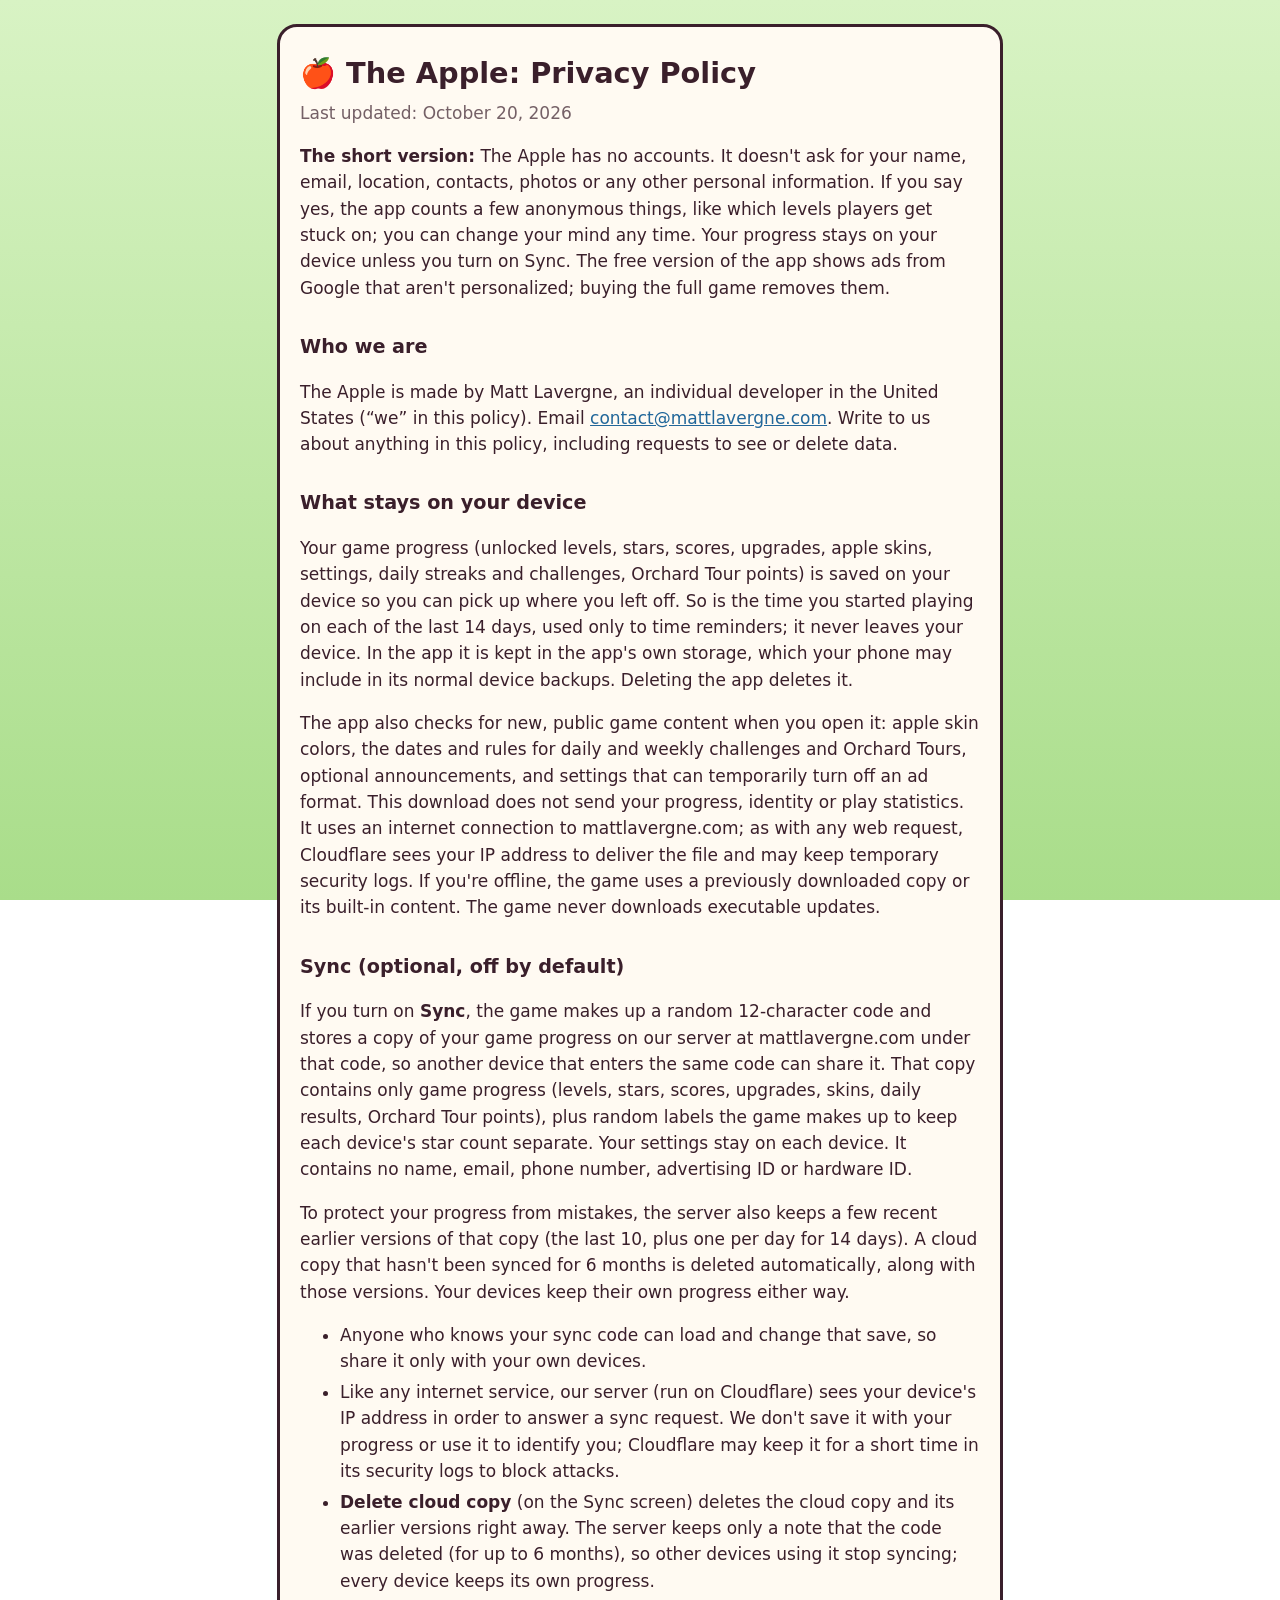
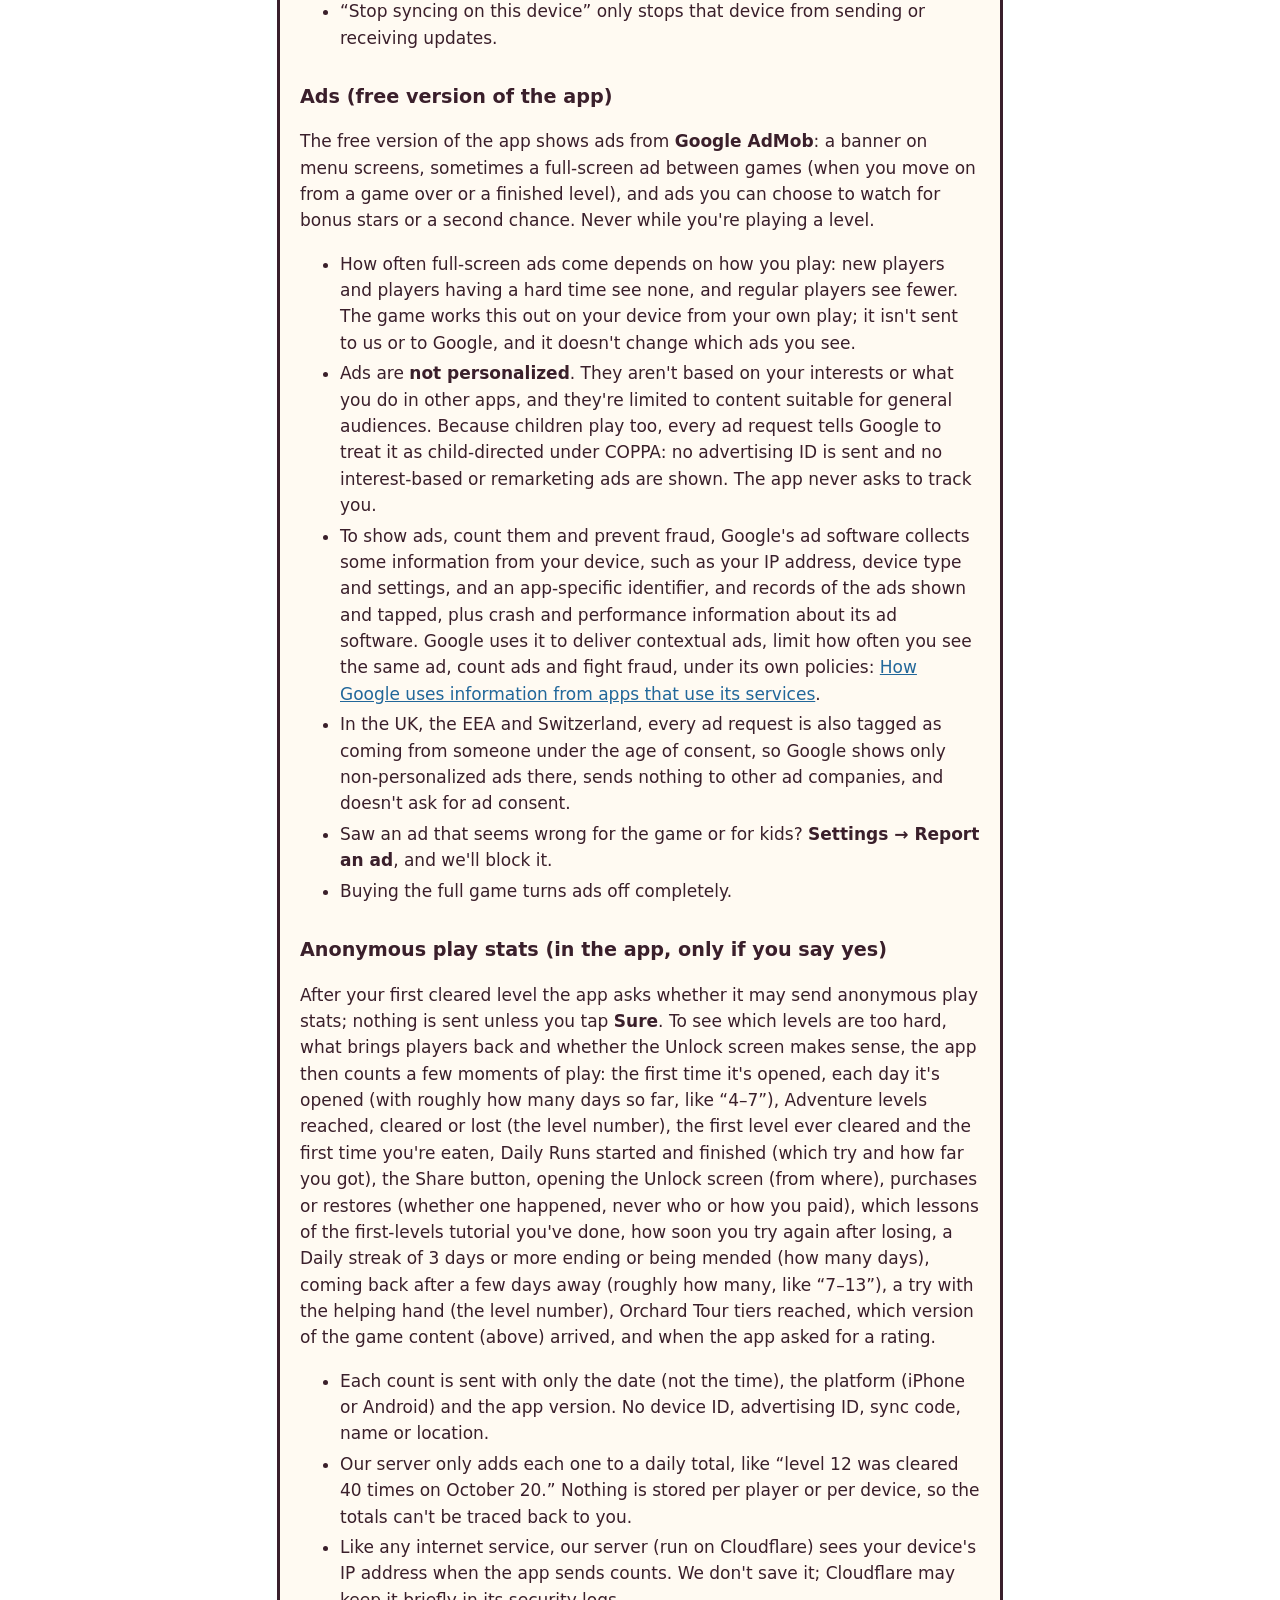
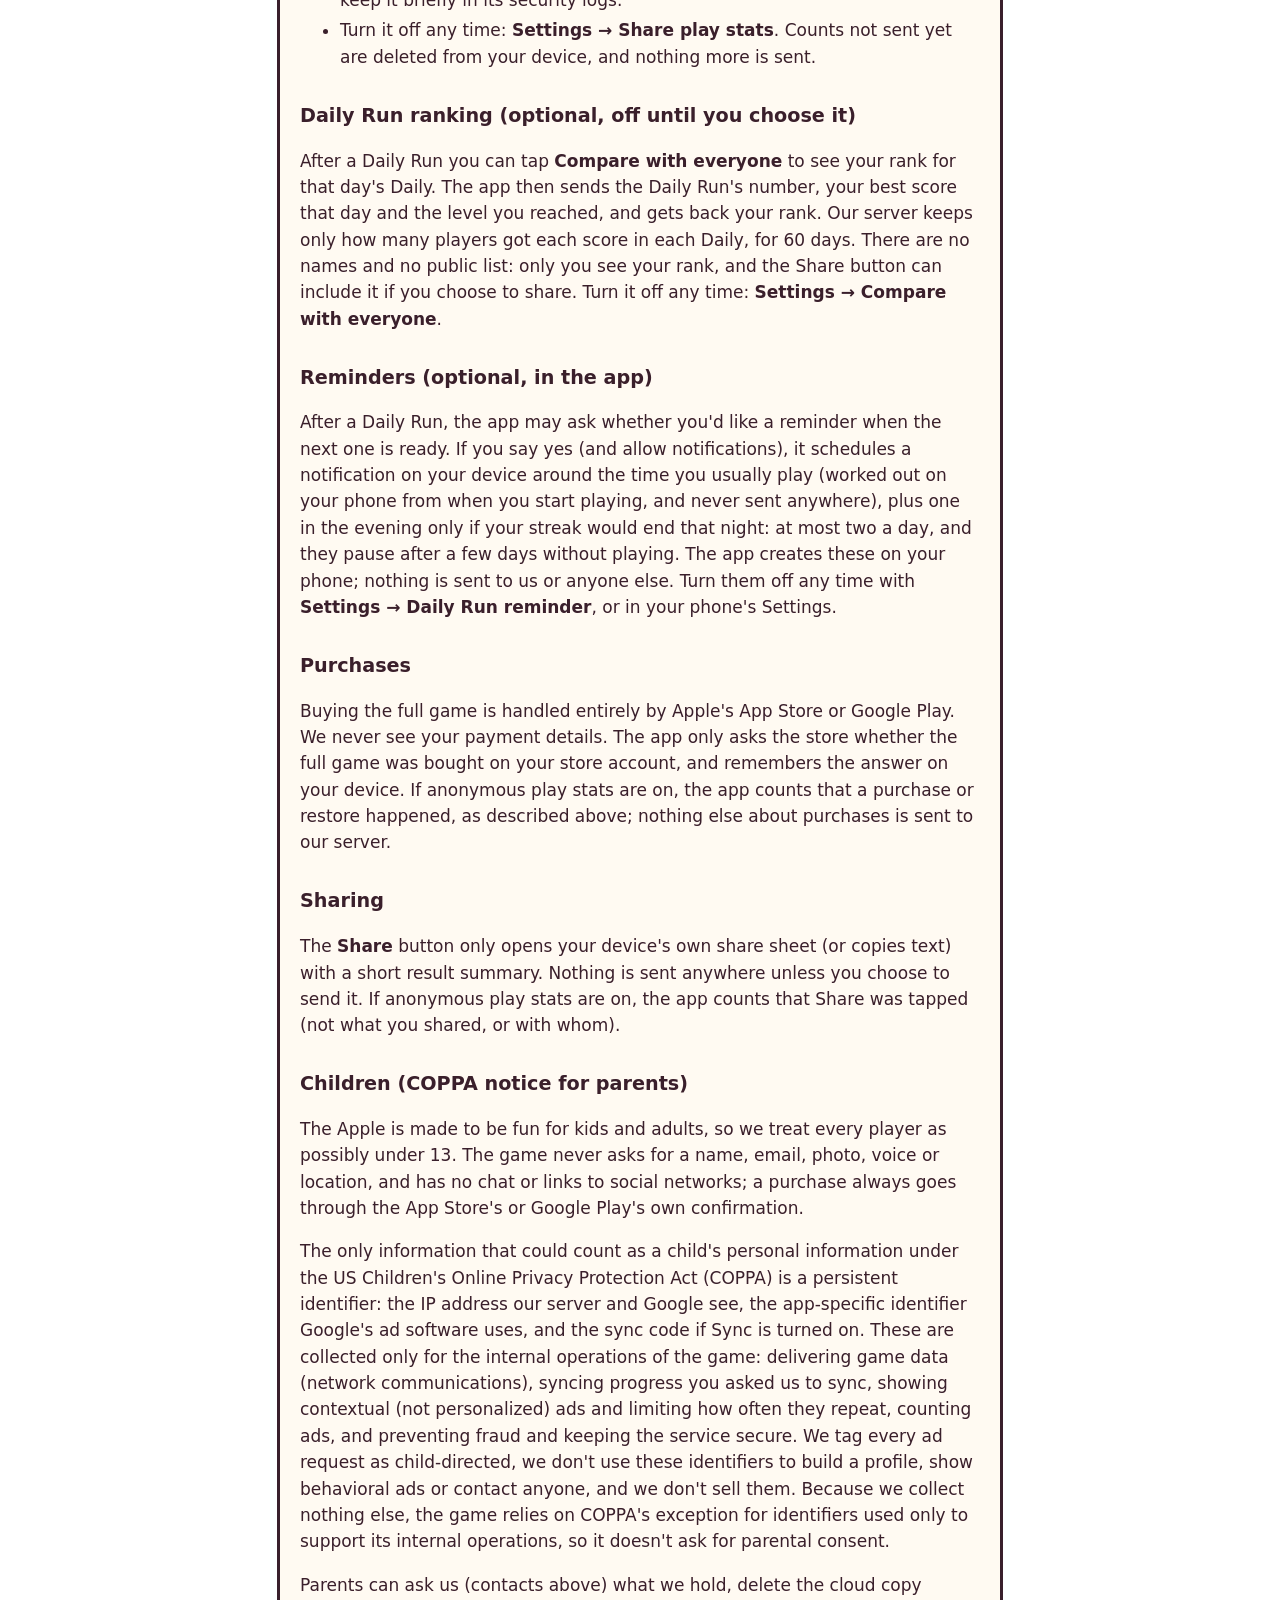
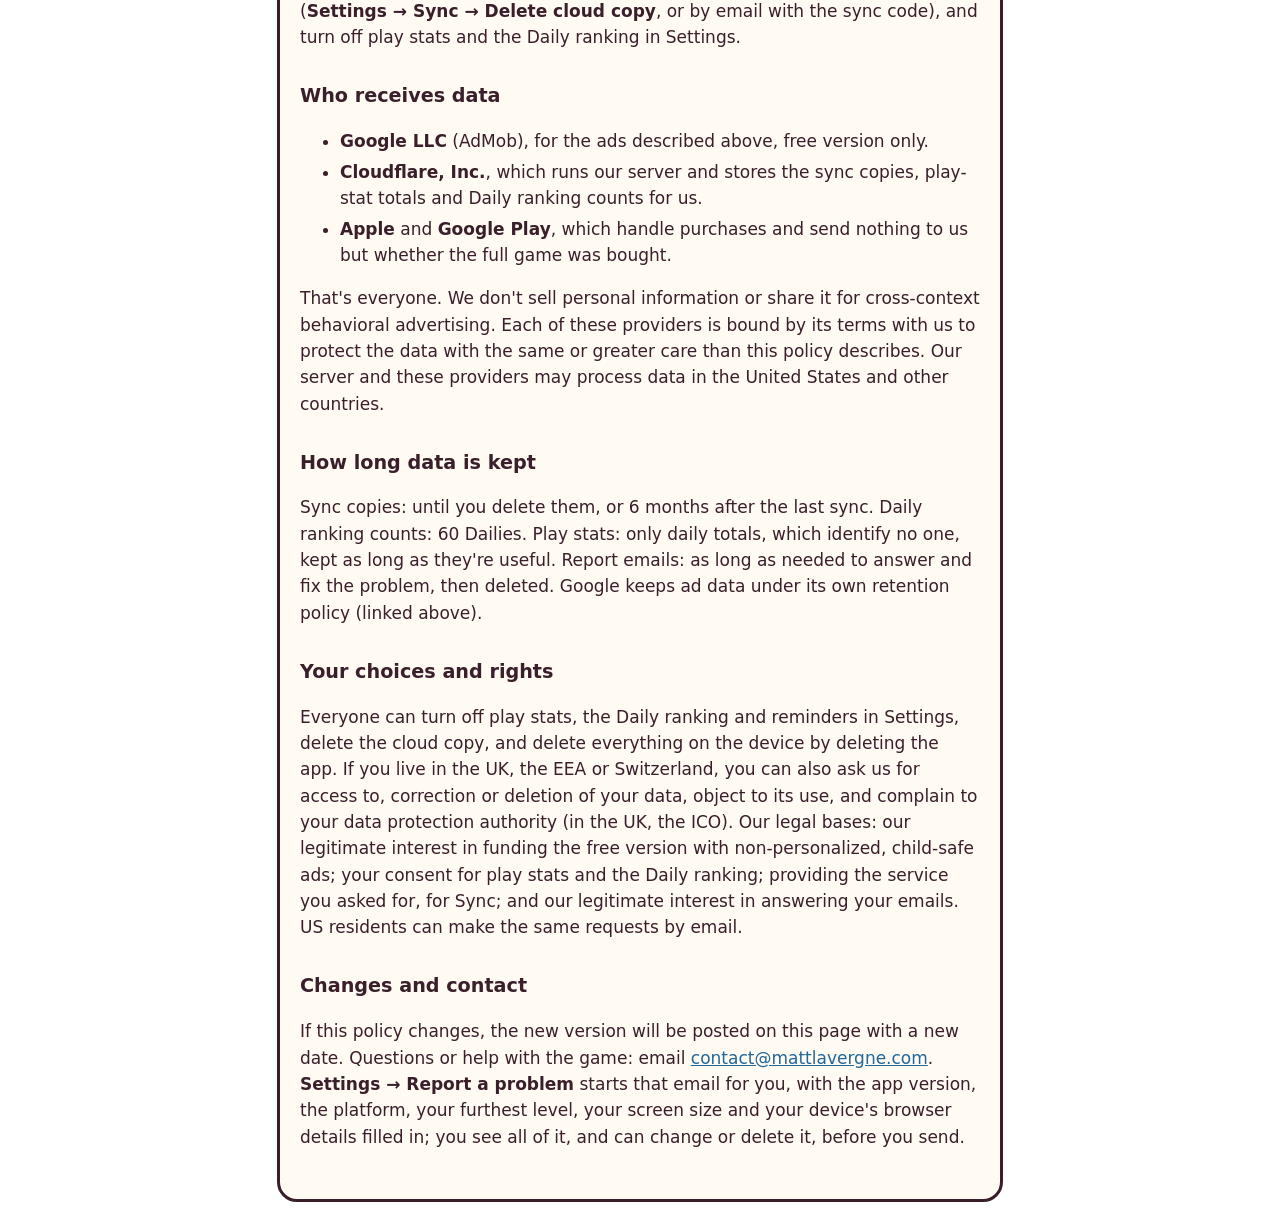
<file: public/privacy/apple.html>
<!doctype html>
<html lang="en">
<head>
  <meta charset="utf-8">
  <meta name="viewport" content="width=device-width, initial-scale=1">
  <title>Privacy Policy · The Apple</title>
  <meta name="description" content="Privacy policy for The Apple, the game where you're the apple in Snake.">
  <!-- Self-contained (no fonts or images to load), so the same file works on
       the web at any address and inside the app's Privacy policy screen.
       The public copy at mattlavergne.com/privacy/apple is
       landing-page/public/privacy/apple.html: change both together
       (tools/test-site.mjs checks they match). -->
  <style>
    :root { --ink: #3a1f2b; --paper: #fffaf2; --red: #e8392f; }
    body { margin: 0; background: linear-gradient(#d8f3c4, #a9dd8a) fixed; color: var(--ink); font: 17px/1.55 "Trebuchet MS", system-ui, sans-serif; }
    main { max-width: 680px; margin: 24px auto; padding: 24px 20px 32px; background: var(--paper); border: 3px solid var(--ink); border-radius: 20px; }
    @media (max-width: 720px) { main { margin: 0; border-radius: 0; border-width: 0 0 3px; } }
    h1 { margin: 0 0 4px; font-size: 1.8rem; }
    h2 { margin: 1.6em 0 0.3em; font-size: 1.2rem; }
    .updated { margin: 0; opacity: 0.7; }
    a { color: #22679a; }
    li { margin: 0.25em 0; }
  </style>
</head>
<body>
  <main>
    <h1>&#127822; The Apple: Privacy Policy</h1>
    <p class="updated">Last updated: October 20, 2026</p>

    <p><b>The short version:</b> The Apple has no accounts. It doesn't ask for your name, email, location, contacts, photos or any other personal information. If you say yes, the app counts a few anonymous things, like which levels players get stuck on; you can change your mind any time. Your progress stays on your device unless you turn on Sync. The free version of the app shows ads from Google that aren't personalized; buying the full game removes them.</p>

    <h2>Who we are</h2>
    <p>The Apple is made by Matt Lavergne, an individual developer in the United States (&ldquo;we&rdquo; in this policy). Email <a href="mailto:contact@mattlavergne.com">contact@mattlavergne.com</a>. Write to us about anything in this policy, including requests to see or delete data.</p>

    <h2>What stays on your device</h2>
    <p>Your game progress (unlocked levels, stars, scores, upgrades, apple skins, settings, daily streaks and challenges, Orchard Tour points) is saved on your device so you can pick up where you left off. So is the time you started playing on each of the last 14 days, used only to time reminders; it never leaves your device. In the app it is kept in the app's own storage, which your phone may include in its normal device backups. Deleting the app deletes it.</p>

    <p>The app also checks for new, public game content when you open it: apple skin colors, the dates and rules for daily and weekly challenges and Orchard Tours, optional announcements, and settings that can temporarily turn off an ad format. This download does not send your progress, identity or play statistics. It uses an internet connection to mattlavergne.com; as with any web request, Cloudflare sees your IP address to deliver the file and may keep temporary security logs. If you're offline, the game uses a previously downloaded copy or its built-in content. The game never downloads executable updates.</p>

    <h2>Sync (optional, off by default)</h2>
    <p>If you turn on <b>Sync</b>, the game makes up a random 12-character code and stores a copy of your game progress on our server at mattlavergne.com under that code, so another device that enters the same code can share it. That copy contains only game progress (levels, stars, scores, upgrades, skins, daily results, Orchard Tour points), plus random labels the game makes up to keep each device's star count separate. Your settings stay on each device. It contains no name, email, phone number, advertising ID or hardware ID.</p>
    <p>To protect your progress from mistakes, the server also keeps a few recent earlier versions of that copy (the last 10, plus one per day for 14 days). A cloud copy that hasn't been synced for 6 months is deleted automatically, along with those versions. Your devices keep their own progress either way.</p>
    <ul>
      <li>Anyone who knows your sync code can load and change that save, so share it only with your own devices.</li>
      <li>Like any internet service, our server (run on Cloudflare) sees your device's IP address in order to answer a sync request. We don't save it with your progress or use it to identify you; Cloudflare may keep it for a short time in its security logs to block attacks.</li>
      <li><b>Delete cloud copy</b> (on the Sync screen) deletes the cloud copy and its earlier versions right away. The server keeps only a note that the code was deleted (for up to 6 months), so other devices using it stop syncing; every device keeps its own progress.</li>
      <li>&ldquo;Stop syncing on this device&rdquo; only stops that device from sending or receiving updates.</li>
    </ul>

    <h2>Ads (free version of the app)</h2>
    <p>The free version of the app shows ads from <b>Google AdMob</b>: a banner on menu screens, sometimes a full-screen ad between games (when you move on from a game over or a finished level), and ads you can choose to watch for bonus stars or a second chance. Never while you're playing a level.</p>
    <ul>
      <li>How often full-screen ads come depends on how you play: new players and players having a hard time see none, and regular players see fewer. The game works this out on your device from your own play; it isn't sent to us or to Google, and it doesn't change which ads you see.</li>
      <li>Ads are <b>not personalized</b>. They aren't based on your interests or what you do in other apps, and they're limited to content suitable for general audiences. Because children play too, every ad request tells Google to treat it as child-directed under COPPA: no advertising ID is sent and no interest-based or remarketing ads are shown. The app never asks to track you.</li>
      <li>To show ads, count them and prevent fraud, Google's ad software collects some information from your device, such as your IP address, device type and settings, and an app-specific identifier, and records of the ads shown and tapped, plus crash and performance information about its ad software. Google uses it to deliver contextual ads, limit how often you see the same ad, count ads and fight fraud, under its own policies: <a href="https://policies.google.com/technologies/partner-sites" rel="noopener">How Google uses information from apps that use its services</a>.</li>
      <li>In the UK, the EEA and Switzerland, every ad request is also tagged as coming from someone under the age of consent, so Google shows only non-personalized ads there, sends nothing to other ad companies, and doesn't ask for ad consent.</li>
      <li>Saw an ad that seems wrong for the game or for kids? <b>Settings &rarr; Report an ad</b>, and we'll block it.</li>
      <li>Buying the full game turns ads off completely.</li>
    </ul>

    <h2>Anonymous play stats (in the app, only if you say yes)</h2>
    <p>After your first cleared level the app asks whether it may send anonymous play stats; nothing is sent unless you tap <b>Sure</b>. To see which levels are too hard, what brings players back and whether the Unlock screen makes sense, the app then counts a few moments of play: the first time it's opened, each day it's opened (with roughly how many days so far, like &ldquo;4&ndash;7&rdquo;), Adventure levels reached, cleared or lost (the level number), the first level ever cleared and the first time you're eaten, Daily Runs started and finished (which try and how far you got), the Share button, opening the Unlock screen (from where), purchases or restores (whether one happened, never who or how you paid), which lessons of the first-levels tutorial you've done, how soon you try again after losing, a Daily streak of 3 days or more ending or being mended (how many days), coming back after a few days away (roughly how many, like &ldquo;7&ndash;13&rdquo;), a try with the helping hand (the level number), Orchard Tour tiers reached, which version of the game content (above) arrived, and when the app asked for a rating.</p>
    <ul>
      <li>Each count is sent with only the date (not the time), the platform (iPhone or Android) and the app version. No device ID, advertising ID, sync code, name or location.</li>
      <li>Our server only adds each one to a daily total, like &ldquo;level 12 was cleared 40 times on October 20.&rdquo; Nothing is stored per player or per device, so the totals can't be traced back to you.</li>
      <li>Like any internet service, our server (run on Cloudflare) sees your device's IP address when the app sends counts. We don't save it; Cloudflare may keep it briefly in its security logs.</li>
      <li>Turn it off any time: <b>Settings &rarr; Share play stats</b>. Counts not sent yet are deleted from your device, and nothing more is sent.</li>
    </ul>

    <h2>Daily Run ranking (optional, off until you choose it)</h2>
    <p>After a Daily Run you can tap <b>Compare with everyone</b> to see your rank for that day's Daily. The app then sends the Daily Run's number, your best score that day and the level you reached, and gets back your rank. Our server keeps only how many players got each score in each Daily, for 60 days. There are no names and no public list: only you see your rank, and the Share button can include it if you choose to share. Turn it off any time: <b>Settings &rarr; Compare with everyone</b>.</p>

    <h2>Reminders (optional, in the app)</h2>
    <p>After a Daily Run, the app may ask whether you'd like a reminder when the next one is ready. If you say yes (and allow notifications), it schedules a notification on your device around the time you usually play (worked out on your phone from when you start playing, and never sent anywhere), plus one in the evening only if your streak would end that night: at most two a day, and they pause after a few days without playing. The app creates these on your phone; nothing is sent to us or anyone else. Turn them off any time with <b>Settings &rarr; Daily Run reminder</b>, or in your phone's Settings.</p>

    <h2>Purchases</h2>
    <p>Buying the full game is handled entirely by Apple's App Store or Google Play. We never see your payment details. The app only asks the store whether the full game was bought on your store account, and remembers the answer on your device. If anonymous play stats are on, the app counts that a purchase or restore happened, as described above; nothing else about purchases is sent to our server.</p>

    <h2>Sharing</h2>
    <p>The <b>Share</b> button only opens your device's own share sheet (or copies text) with a short result summary. Nothing is sent anywhere unless you choose to send it. If anonymous play stats are on, the app counts that Share was tapped (not what you shared, or with whom).</p>

    <h2>Children (COPPA notice for parents)</h2>
    <p>The Apple is made to be fun for kids and adults, so we treat every player as possibly under 13. The game never asks for a name, email, photo, voice or location, and has no chat or links to social networks; a purchase always goes through the App Store's or Google Play's own confirmation.</p>
    <p>The only information that could count as a child's personal information under the US Children's Online Privacy Protection Act (COPPA) is a persistent identifier: the IP address our server and Google see, the app-specific identifier Google's ad software uses, and the sync code if Sync is turned on. These are collected only for the internal operations of the game: delivering game data (network communications), syncing progress you asked us to sync, showing contextual (not personalized) ads and limiting how often they repeat, counting ads, and preventing fraud and keeping the service secure. We tag every ad request as child-directed, we don't use these identifiers to build a profile, show behavioral ads or contact anyone, and we don't sell them. Because we collect nothing else, the game relies on COPPA's exception for identifiers used only to support its internal operations, so it doesn't ask for parental consent.</p>
    <p>Parents can ask us (contacts above) what we hold, delete the cloud copy (<b>Settings &rarr; Sync &rarr; Delete cloud copy</b>, or by email with the sync code), and turn off play stats and the Daily ranking in Settings.</p>

    <h2>Who receives data</h2>
    <ul>
      <li><b>Google LLC</b> (AdMob), for the ads described above, free version only.</li>
      <li><b>Cloudflare, Inc.</b>, which runs our server and stores the sync copies, play-stat totals and Daily ranking counts for us.</li>
      <li><b>Apple</b> and <b>Google Play</b>, which handle purchases and send nothing to us but whether the full game was bought.</li>
    </ul>
    <p>That's everyone. We don't sell personal information or share it for cross-context behavioral advertising. Each of these providers is bound by its terms with us to protect the data with the same or greater care than this policy describes. Our server and these providers may process data in the United States and other countries.</p>

    <h2>How long data is kept</h2>
    <p>Sync copies: until you delete them, or 6 months after the last sync. Daily ranking counts: 60 Dailies. Play stats: only daily totals, which identify no one, kept as long as they're useful. Report emails: as long as needed to answer and fix the problem, then deleted. Google keeps ad data under its own retention policy (linked above).</p>

    <h2>Your choices and rights</h2>
    <p>Everyone can turn off play stats, the Daily ranking and reminders in Settings, delete the cloud copy, and delete everything on the device by deleting the app. If you live in the UK, the EEA or Switzerland, you can also ask us for access to, correction or deletion of your data, object to its use, and complain to your data protection authority (in the UK, the ICO). Our legal bases: our legitimate interest in funding the free version with non-personalized, child-safe ads; your consent for play stats and the Daily ranking; providing the service you asked for, for Sync; and our legitimate interest in answering your emails. US residents can make the same requests by email.</p>

    <h2 id="contact">Changes and contact</h2>
    <p>If this policy changes, the new version will be posted on this page with a new date. Questions or help with the game: email <a href="mailto:contact@mattlavergne.com">contact@mattlavergne.com</a>. <b>Settings &rarr; Report a problem</b> starts that email for you, with the app version, the platform, your furthest level, your screen size and your device's browser details filled in; you see all of it, and can change or delete it, before you send.</p>
  </main>
</body>
</html>
</file>
